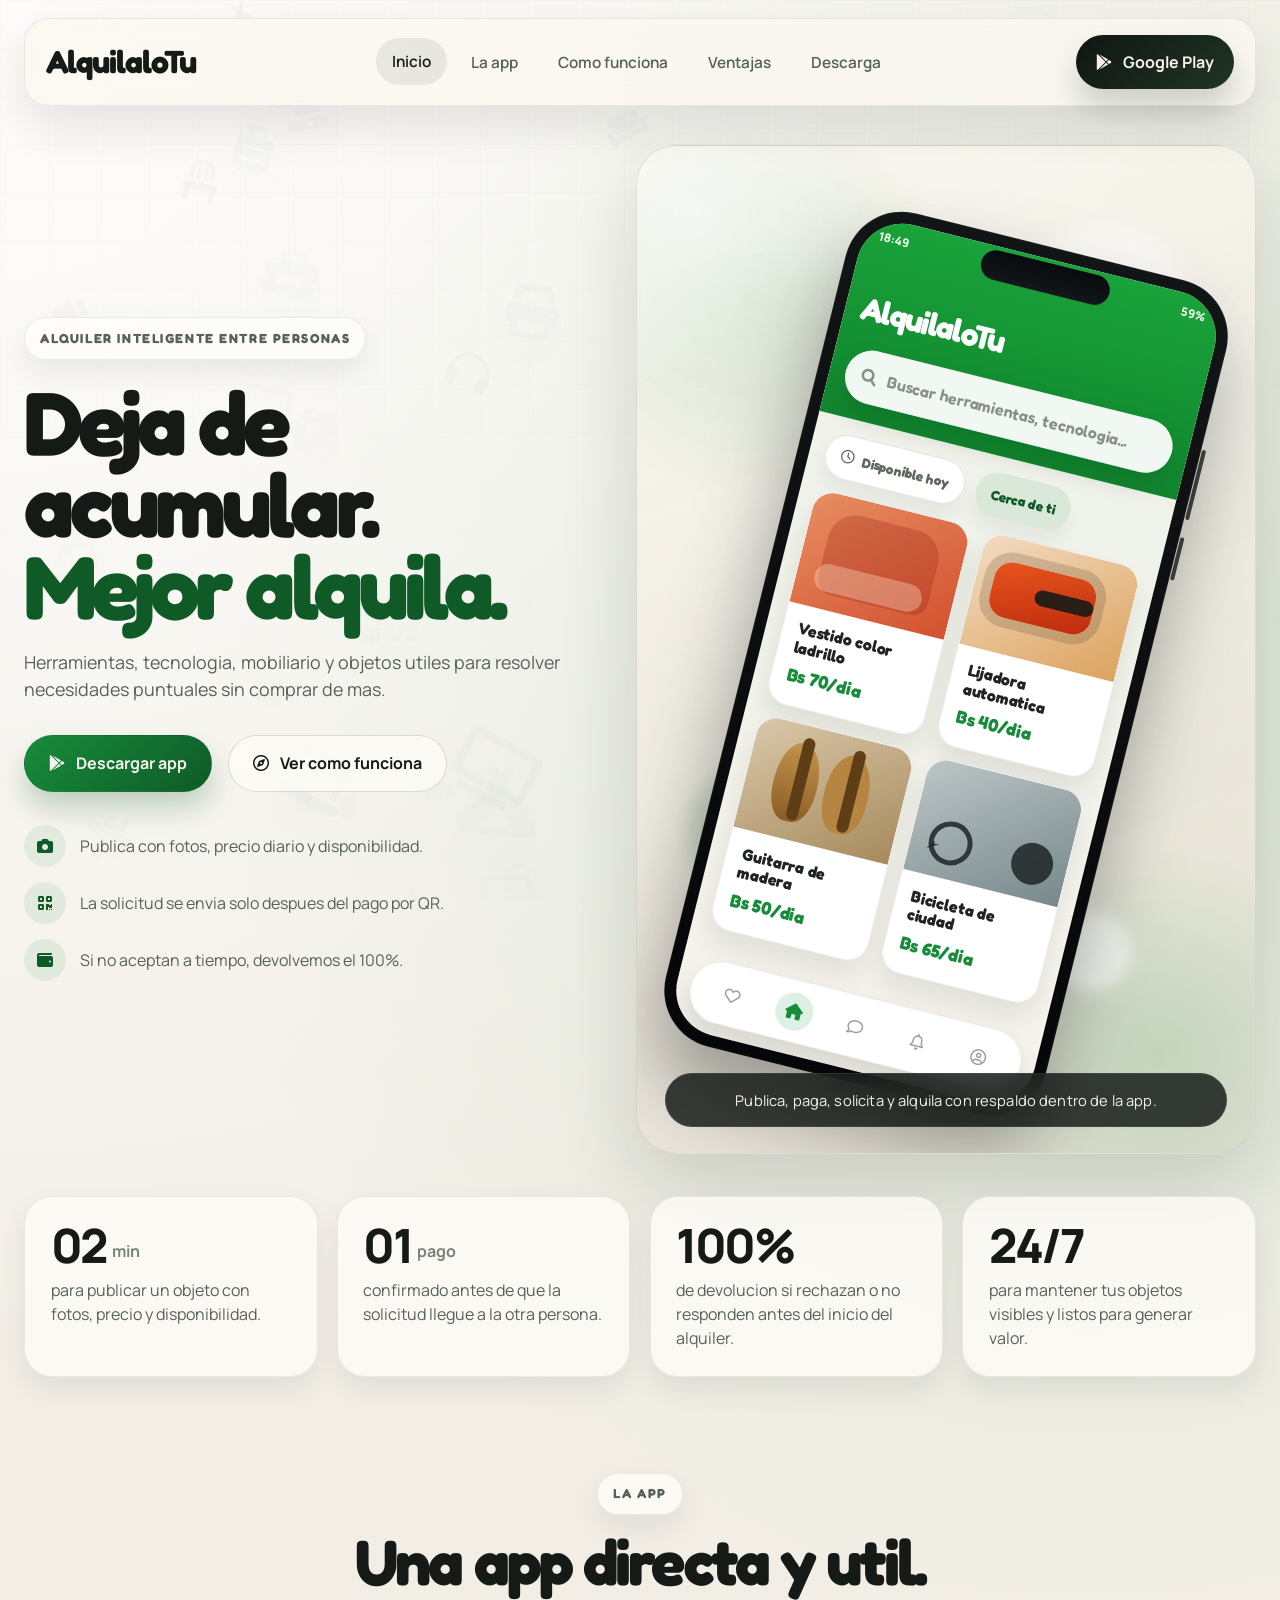
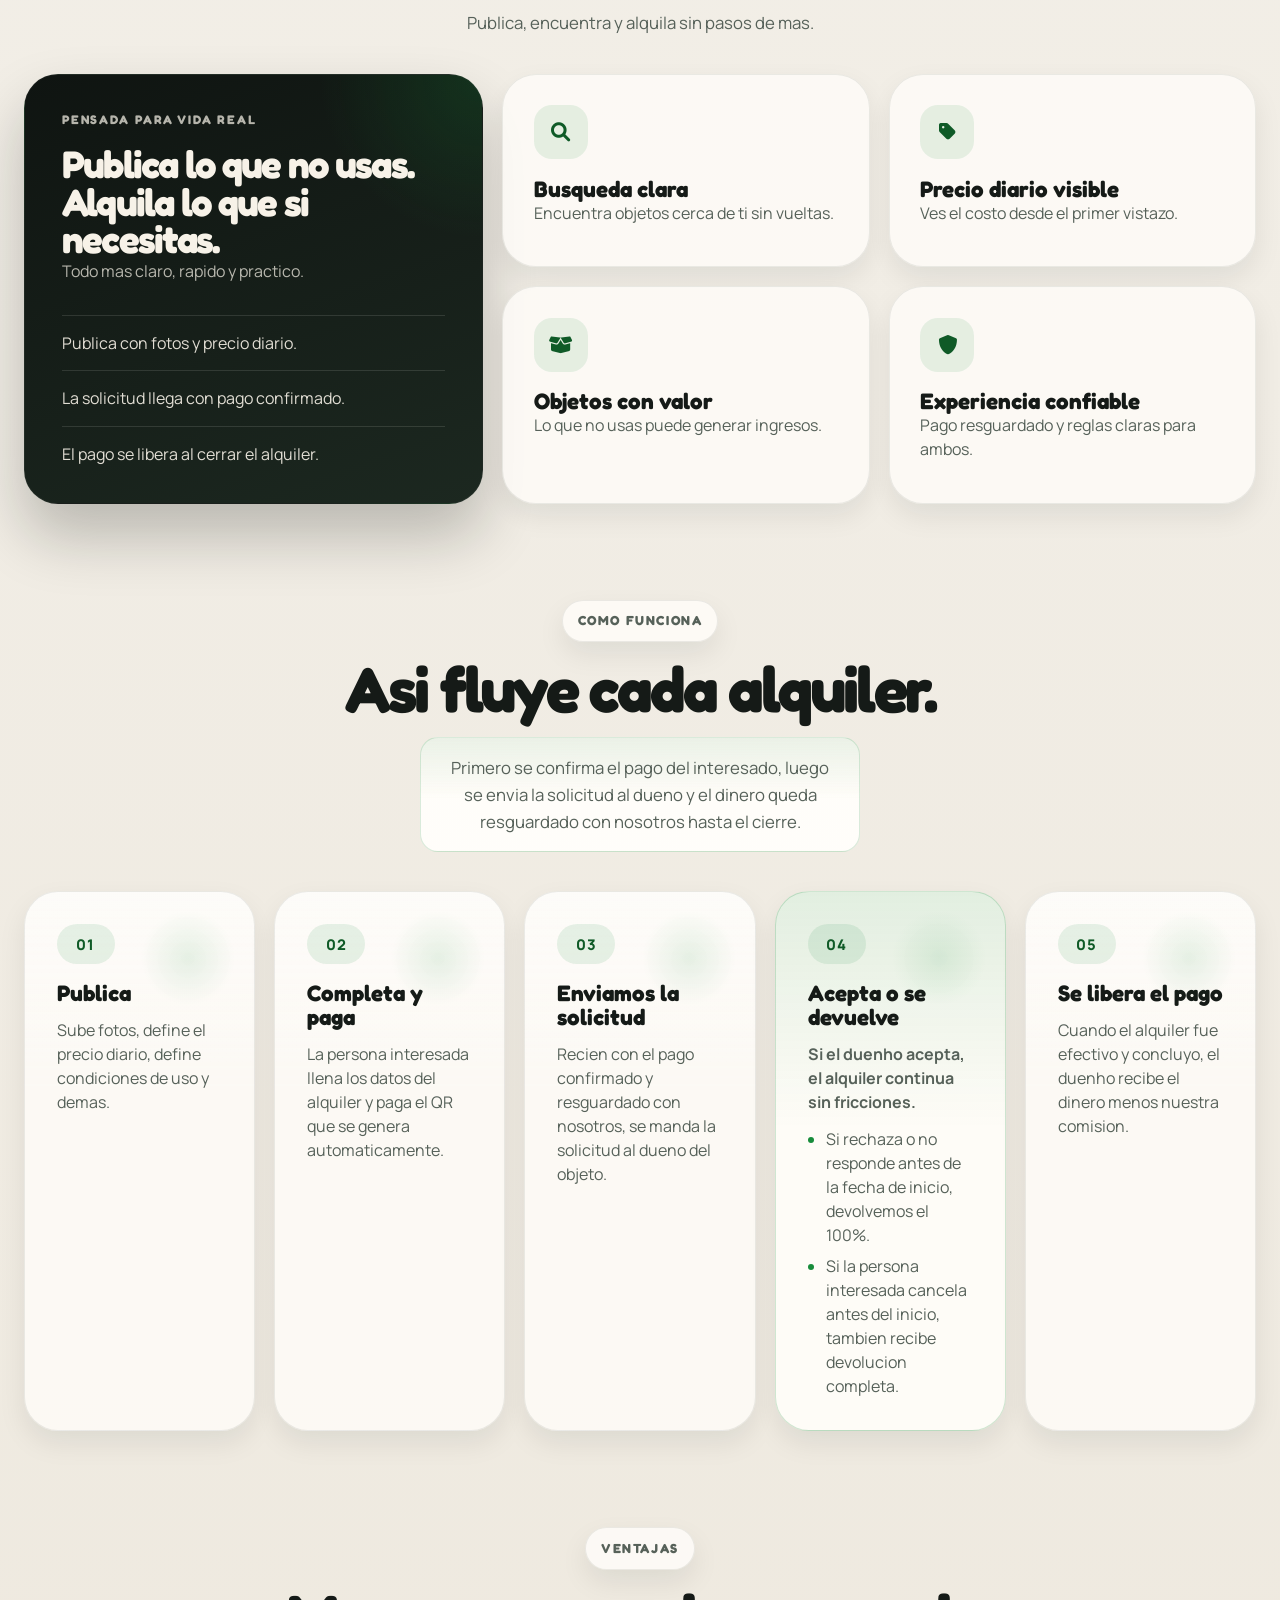
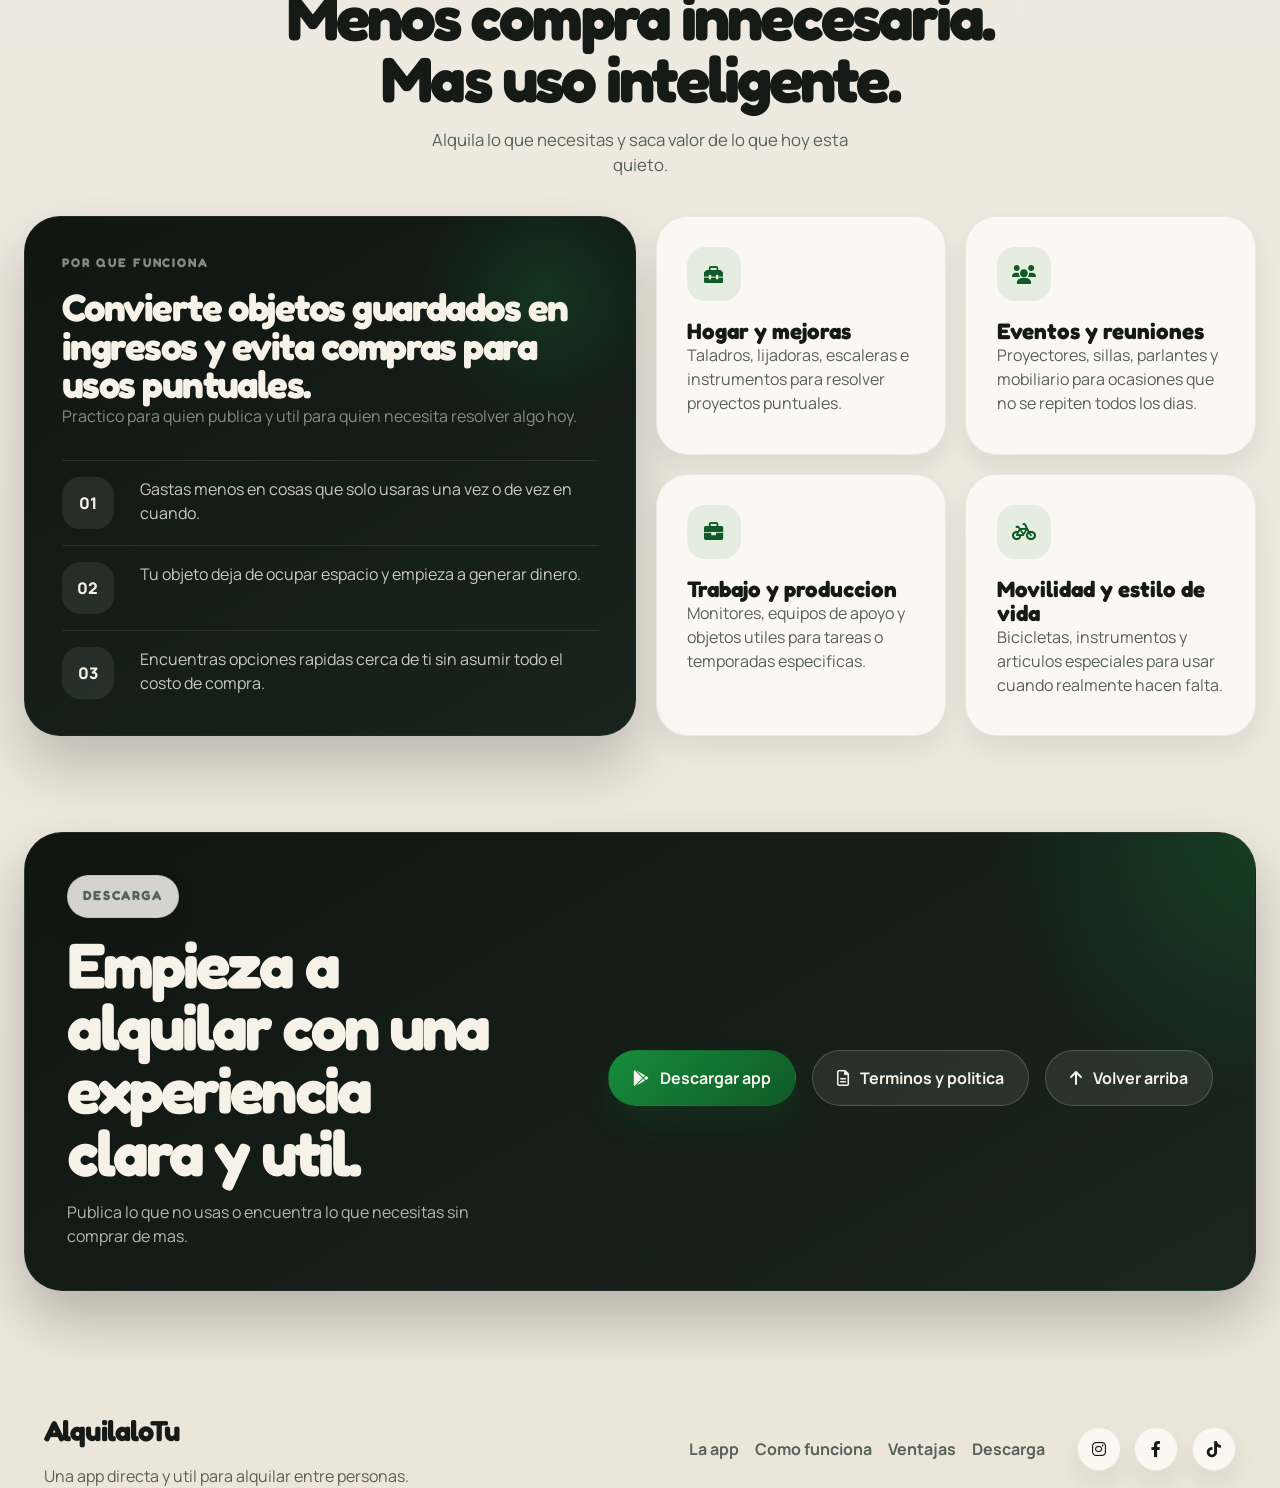
<file: index.html>
<!DOCTYPE html>
<html lang="es">
<head>
    <meta charset="UTF-8">
    <meta name="viewport" content="width=device-width, initial-scale=1.0">
    <meta name="description" content="AlquilaloTu te ayuda a alquilar herramientas, tecnologia y objetos utiles sin comprar de mas.">
    <title>AlquilaloTu | Deja de acumular, mejor alquila</title>
    <link rel="preconnect" href="https://fonts.googleapis.com">
    <link rel="preconnect" href="https://fonts.gstatic.com" crossorigin>
    <link rel="stylesheet" href="https://cdnjs.cloudflare.com/ajax/libs/font-awesome/6.0.0-beta3/css/all.min.css">
    <link rel="stylesheet" href="styles.css">
</head>
<body>
    <div class="floating-icons-layer" aria-hidden="true"></div>

    <header class="site-header">
        <nav class="main-nav" aria-label="Navegacion principal">
            <a class="brand" href="#inicio">AlquilaloTu</a>

            <div class="nav-links">
                <a href="#inicio" class="active">Inicio</a>
                <a href="#la-app">La app</a>
                <a href="#como-funciona">Como funciona</a>
                <a href="#ventajas">Ventajas</a>
                <a href="#descarga">Descarga</a>
            </div>

            <a
                class="nav-cta"
                href="https://play.google.com/store/apps/details?id=com.davidsilvbv.AlquilaloTu&pcampaignid=web_share"
                target="_blank"
                rel="noopener noreferrer"
            >
                <i class="fa-brands fa-google-play"></i>
                Google Play
            </a>
        </nav>
    </header>

    <main>
        <section class="hero reveal" id="inicio">
            <div class="hero-copy">
                <span class="eyebrow">Alquiler inteligente entre personas</span>
                <h1>Deja de acumular.<br><span>Mejor alquila.</span></h1>
                <p>
                    Herramientas, tecnologia, mobiliario y objetos utiles para resolver necesidades
                    puntuales sin comprar de mas.
                </p>

                <div class="hero-actions">
                    <a
                        class="btn btn-solid"
                        href="https://play.google.com/store/apps/details?id=com.davidsilvbv.AlquilaloTu&pcampaignid=web_share"
                        target="_blank"
                        rel="noopener noreferrer"
                    >
                        <i class="fa-brands fa-google-play"></i>
                        Descargar app
                    </a>
                    <a class="btn btn-outline" href="#como-funciona">
                        <i class="fa-regular fa-compass"></i>
                        Ver como funciona
                    </a>
                </div>

                <div class="hero-points">
                    <div class="hero-point">
                        <i class="fa-solid fa-camera"></i>
                        <span>Publica con fotos, precio diario y disponibilidad.</span>
                    </div>
                    <div class="hero-point">
                        <i class="fa-solid fa-qrcode"></i>
                        <span>La solicitud se envia solo despues del pago por QR.</span>
                    </div>
                    <div class="hero-point">
                        <i class="fa-solid fa-wallet"></i>
                        <span>Si no aceptan a tiempo, devolvemos el 100%.</span>
                    </div>
                </div>
            </div>

            <div class="hero-visual">
                <div class="hero-stage">
                    <div class="ambient-orb orb-1" aria-hidden="true"></div>
                    <div class="ambient-orb orb-2" aria-hidden="true"></div>
                    <div class="ambient-orb orb-3" aria-hidden="true"></div>

                    <div class="device-frame" aria-label="Vista de la app AlquilaloTu">
                        <div class="device-body">
                            <div class="device-top">
                                <span>18:49</span>
                                <div class="device-notch" aria-hidden="true"></div>
                                <span>59%</span>
                            </div>

                            <div class="device-screen">
                                <div class="screen-header">
                                    <div class="screen-brand">AlquilaloTu</div>
                                    <div class="screen-search">
                                        <i class="fa-solid fa-magnifying-glass"></i>
                                        <span>Buscar herramientas, tecnologia...</span>
                                    </div>
                                </div>

                                <div class="screen-toolbar">
                                    <span class="toolbar-chip">
                                        <i class="fa-regular fa-clock"></i>
                                        Disponible hoy
                                    </span>
                                    <span class="toolbar-chip toolbar-chip--soft">Cerca de ti</span>
                                </div>

                                <div class="screen-grid">
                                    <article class="listing-card listing-card--brick">
                                        <div class="listing-media"></div>
                                        <div class="listing-body">
                                            <h3>Vestido color ladrillo</h3>
                                            <p>Bs 70/dia</p>
                                        </div>
                                    </article>

                                    <article class="listing-card listing-card--tool">
                                        <div class="listing-media"></div>
                                        <div class="listing-body">
                                            <h3>Lijadora automatica</h3>
                                            <p>Bs 40/dia</p>
                                        </div>
                                    </article>

                                    <article class="listing-card listing-card--music">
                                        <div class="listing-media"></div>
                                        <div class="listing-body">
                                            <h3>Guitarra de madera</h3>
                                            <p>Bs 50/dia</p>
                                        </div>
                                    </article>

                                    <article class="listing-card listing-card--bike">
                                        <div class="listing-media"></div>
                                        <div class="listing-body">
                                            <h3>Bicicleta de ciudad</h3>
                                            <p>Bs 65/dia</p>
                                        </div>
                                    </article>
                                </div>

                                <div class="screen-nav" aria-hidden="true">
                                    <i class="fa-regular fa-heart"></i>
                                    <span class="nav-dot is-current"><i class="fa-solid fa-home"></i></span>
                                    <i class="fa-regular fa-comment"></i>
                                    <i class="fa-regular fa-bell"></i>
                                    <i class="fa-regular fa-circle-user"></i>
                                </div>
                            </div>
                        </div>
                    </div>

                    <div class="stage-caption">Publica, paga, solicita y alquila con respaldo dentro de la app.</div>
                </div>
            </div>
        </section>

        <section class="proof-grid reveal" aria-label="Beneficios de la plataforma">
            <article class="proof-card">
                <div class="proof-value">
                    <span class="proof-number" data-target="2" data-pad="2">00</span>
                    <span class="proof-unit">min</span>
                </div>
                <p>para publicar un objeto con fotos, precio y disponibilidad.</p>
            </article>

            <article class="proof-card">
                <div class="proof-value">
                    <span class="proof-number" data-target="1" data-pad="2">00</span>
                    <span class="proof-unit">pago</span>
                </div>
                <p>confirmado antes de que la solicitud llegue a la otra persona.</p>
            </article>

            <article class="proof-card">
                <div class="proof-value">
                    <span class="proof-number" data-target="100" data-suffix="%">00</span>
                </div>
                <p>de devolucion si rechazan o no responden antes del inicio del alquiler.</p>
            </article>

            <article class="proof-card">
                <div class="proof-value">
                    <span class="proof-number" data-target="24" data-suffix="/7">00</span>
                </div>
                <p>para mantener tus objetos visibles y listos para generar valor.</p>
            </article>
        </section>

        <section class="editorial-section reveal" id="la-app">
            <div class="section-heading">
                <span class="eyebrow">La app</span>
                <h2>Una app directa y util.</h2>
                <p>Publica, encuentra y alquila sin pasos de mas.</p>
            </div>

            <div class="editorial-grid">
                <article class="editorial-panel editorial-panel--dark">
                    <div>
                        <p class="panel-kicker">Pensada para vida real</p>
                        <h3>Publica lo que no usas. Alquila lo que si necesitas.</h3>
                        <p>Todo mas claro, rapido y practico.</p>
                    </div>

                    <ul class="editorial-list">
                        <li>Publica con fotos y precio diario.</li>
                        <li>La solicitud llega con pago confirmado.</li>
                        <li>El pago se libera al cerrar el alquiler.</li>
                    </ul>
                </article>

                <article class="editorial-panel">
                    <i class="fa-solid fa-magnifying-glass"></i>
                    <h3>Busqueda clara</h3>
                    <p>Encuentra objetos cerca de ti sin vueltas.</p>
                </article>

                <article class="editorial-panel">
                    <i class="fa-solid fa-tag"></i>
                    <h3>Precio diario visible</h3>
                    <p>Ves el costo desde el primer vistazo.</p>
                </article>

                <article class="editorial-panel">
                    <i class="fa-solid fa-box-open"></i>
                    <h3>Objetos con valor</h3>
                    <p>Lo que no usas puede generar ingresos.</p>
                </article>

                <article class="editorial-panel">
                    <i class="fa-solid fa-shield-alt"></i>
                    <h3>Experiencia confiable</h3>
                    <p>Pago resguardado y reglas claras para ambos.</p>
                </article>
            </div>
        </section>

        <section class="process-section reveal" id="como-funciona">
            <div class="section-heading">
                <span class="eyebrow">Como funciona</span>
                <h2>Asi fluye cada alquiler.</h2>
                <p class="process-intro">Primero se confirma el pago del interesado, luego se envia la solicitud al dueno y el dinero queda resguardado con nosotros hasta el cierre.</p>
            </div>

            <div class="process-grid">
                <article class="process-card">
                    <span class="process-index">01</span>
                    <h3>Publica</h3>
                    <p>Sube fotos, define el precio diario, define condiciones de uso y demas.</p>
                </article>

                <article class="process-card">
                    <span class="process-index">02</span>
                    <h3>Completa y paga</h3>
                    <p>La persona interesada llena los datos del alquiler y paga el QR que se genera automaticamente.</p>
                </article>

                <article class="process-card">
                    <span class="process-index">03</span>
                    <h3>Enviamos la solicitud</h3>
                    <p>Recien con el pago confirmado y resguardado con nosotros, se manda la solicitud al dueno del objeto.</p>
                </article>

                <article class="process-card process-card--detailed">
                    <span class="process-index">04</span>
                    <h3>Acepta o se devuelve</h3>
                    <p class="process-summary">Si el duenho acepta, el alquiler continua sin fricciones.</p>
                    <ul class="process-detail-list">
                        <li>Si rechaza o no responde antes de la fecha de inicio, devolvemos el 100%.</li>
                        <li>Si la persona interesada cancela antes del inicio, tambien recibe devolucion completa.</li>
                    </ul>
                </article>

                <article class="process-card">
                    <span class="process-index">05</span>
                    <h3>Se libera el pago</h3>
                    <p>Cuando el alquiler fue efectivo y concluyo, el duenho recibe el dinero menos nuestra comision.</p>
                </article>
            </div>
        </section>

        <section class="advantage-section reveal" id="ventajas">
            <div class="section-heading">
                <span class="eyebrow">Ventajas</span>
                <h2>Menos compra innecesaria. Mas uso inteligente.</h2>
                <p>Alquila lo que necesitas y saca valor de lo que hoy esta quieto.</p>
            </div>

            <div class="advantage-layout">
                <article class="advantage-highlight">
                    <p class="panel-kicker">Por que funciona</p>
                    <h3>Convierte objetos guardados en ingresos y evita compras para usos puntuales.</h3>

                    <p>Practico para quien publica y util para quien necesita resolver algo hoy.</p>

                    <div class="advantage-list">
                        <div class="advantage-item">
                            <span>01</span>
                            <p>Gastas menos en cosas que solo usaras una vez o de vez en cuando.</p>
                        </div>
                        <div class="advantage-item">
                            <span>02</span>
                            <p>Tu objeto deja de ocupar espacio y empieza a generar dinero.</p>
                        </div>
                        <div class="advantage-item">
                            <span>03</span>
                            <p>Encuentras opciones rapidas cerca de ti sin asumir todo el costo de compra.</p>
                        </div>
                    </div>
                </article>

                <div class="use-case-grid">
                    <article class="use-case-card">
                        <i class="fa-solid fa-toolbox"></i>
                        <h3>Hogar y mejoras</h3>
                        <p>Taladros, lijadoras, escaleras e instrumentos para resolver proyectos puntuales.</p>
                    </article>

                    <article class="use-case-card">
                        <i class="fa-solid fa-users"></i>
                        <h3>Eventos y reuniones</h3>
                        <p>Proyectores, sillas, parlantes y mobiliario para ocasiones que no se repiten todos los dias.</p>
                    </article>

                    <article class="use-case-card">
                        <i class="fa-solid fa-briefcase"></i>
                        <h3>Trabajo y produccion</h3>
                        <p>Monitores, equipos de apoyo y objetos utiles para tareas o temporadas especificas.</p>
                    </article>

                    <article class="use-case-card">
                        <i class="fa-solid fa-bicycle"></i>
                        <h3>Movilidad y estilo de vida</h3>
                        <p>Bicicletas, instrumentos y articulos especiales para usar cuando realmente hacen falta.</p>
                    </article>
                </div>
            </div>
        </section>

        <section class="cta-section reveal" id="descarga">
            <div class="cta-box">
                <div>
                    <span class="eyebrow">Descarga</span>
                    <h2>Empieza a alquilar con una experiencia clara y util.</h2>
                    <p>Publica lo que no usas o encuentra lo que necesitas sin comprar de mas.</p>
                </div>

                <div class="cta-actions">
                    <a
                        class="btn btn-solid"
                        href="https://play.google.com/store/apps/details?id=com.davidsilvbv.AlquilaloTu&pcampaignid=web_share"
                        target="_blank"
                        rel="noopener noreferrer"
                    >
                        <i class="fa-brands fa-google-play"></i>
                        Descargar app
                    </a>
                    <a class="btn btn-outline btn-outline-light" href="terminos.html">
                        <i class="fa-regular fa-file-lines"></i>
                        Terminos y politica
                    </a>
                    <a class="btn btn-outline btn-outline-light" href="#inicio">
                        <i class="fa-solid fa-arrow-up"></i>
                        Volver arriba
                    </a>
                </div>
            </div>
        </section>

    </main>

    <footer class="site-footer">
        <div class="footer-brand">
            <a class="brand footer-brand-link" href="#inicio">AlquilaloTu</a>
            <p>Una app directa y util para alquilar entre personas.</p>
        </div>

        <div class="footer-links">
            <a href="#la-app">La app</a>
            <a href="#como-funciona">Como funciona</a>
            <a href="#ventajas">Ventajas</a>
            <a href="#descarga">Descarga</a>
        </div>

        <div class="footer-social">
            <a
                href="https://www.instagram.com/alquilalotu?igsh=MXUzOGhmZnMzd2tjNg%3D%3D&utm_source=qr"
                target="_blank"
                rel="noopener noreferrer"
                aria-label="Instagram"
            ><i class="fa-brands fa-instagram"></i></a>
            <a
                href="https://www.facebook.com/share/16tfucqU13/?mibextid=wwXIfr"
                target="_blank"
                rel="noopener noreferrer"
                aria-label="Facebook"
            ><i class="fa-brands fa-facebook-f"></i></a>
            <a
                href="https://www.tiktok.com/@alquilalotu_bo?_r=1&_t=ZS-94V054BsZui"
                target="_blank"
                rel="noopener noreferrer"
                aria-label="TikTok"
            ><i class="fa-brands fa-tiktok"></i></a>
        </div>
    </footer>

    <script src="script.js"></script>
</body>
</html>
</file>
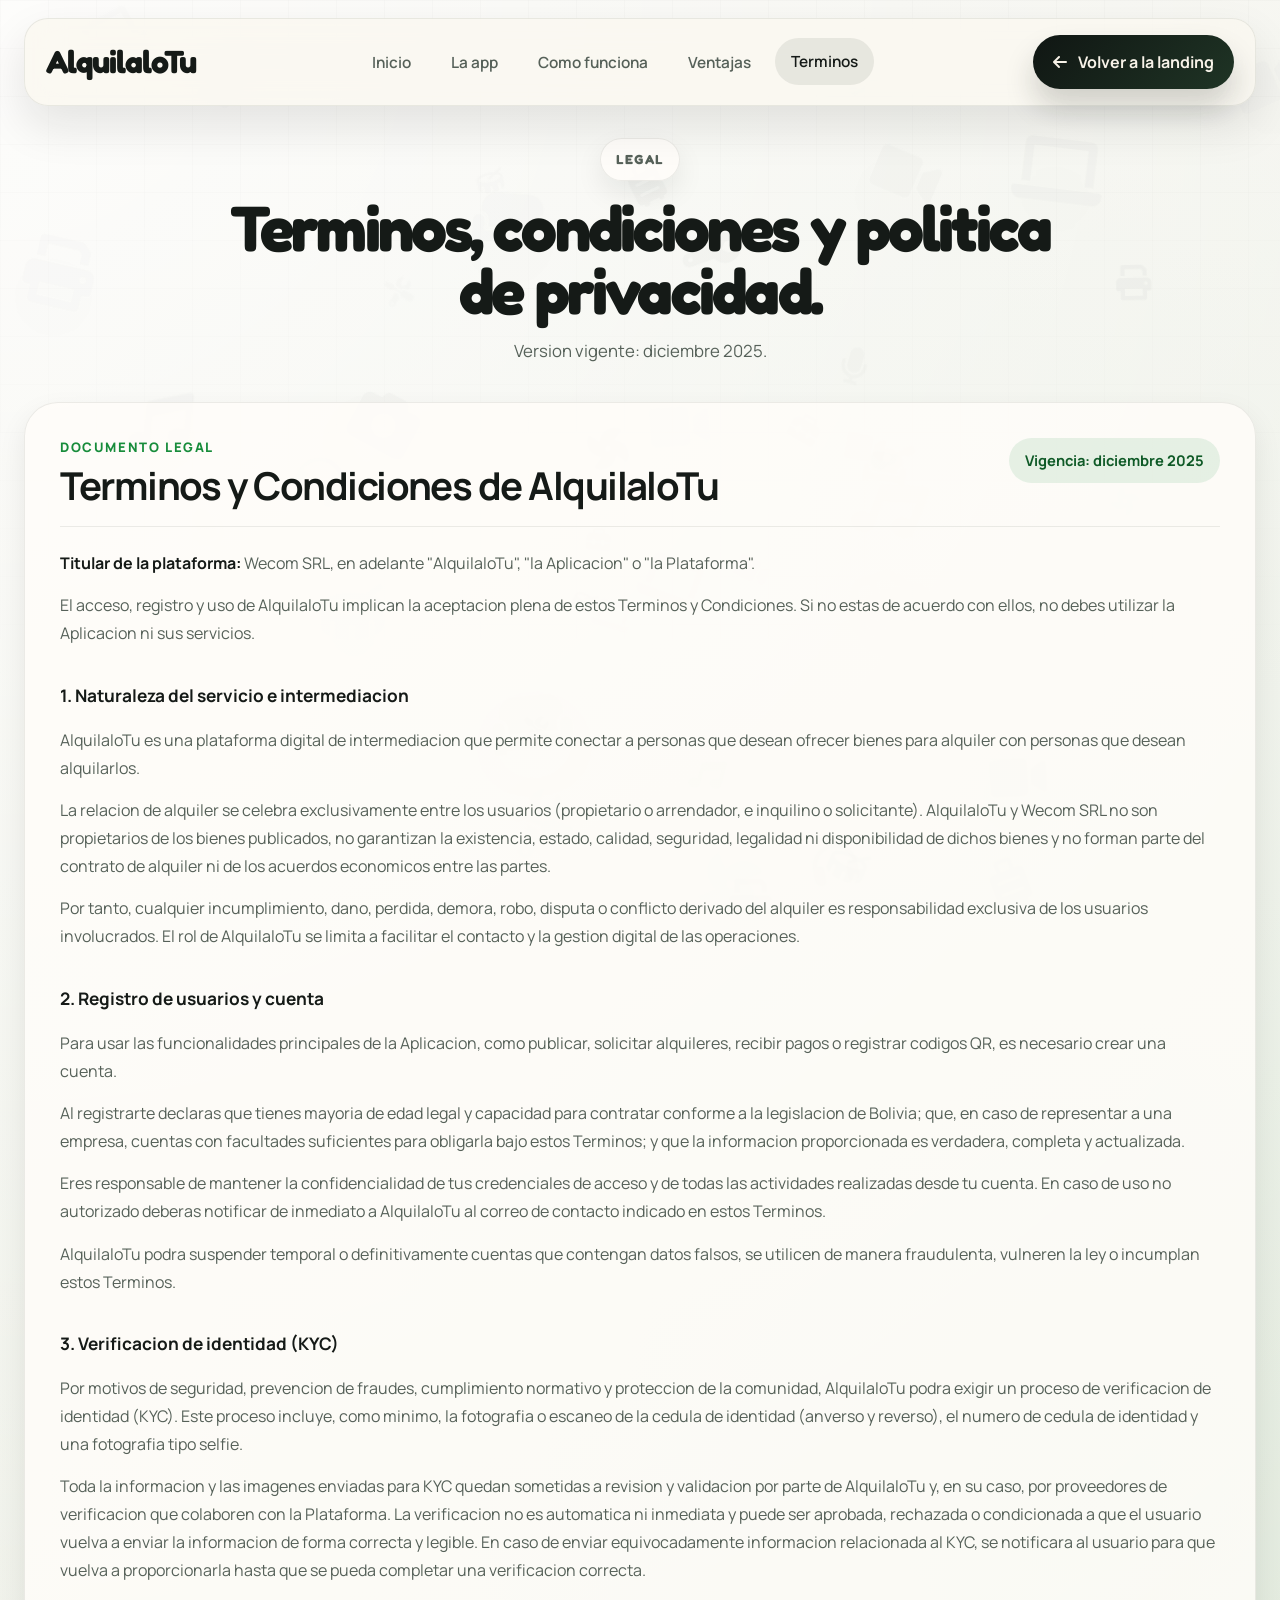
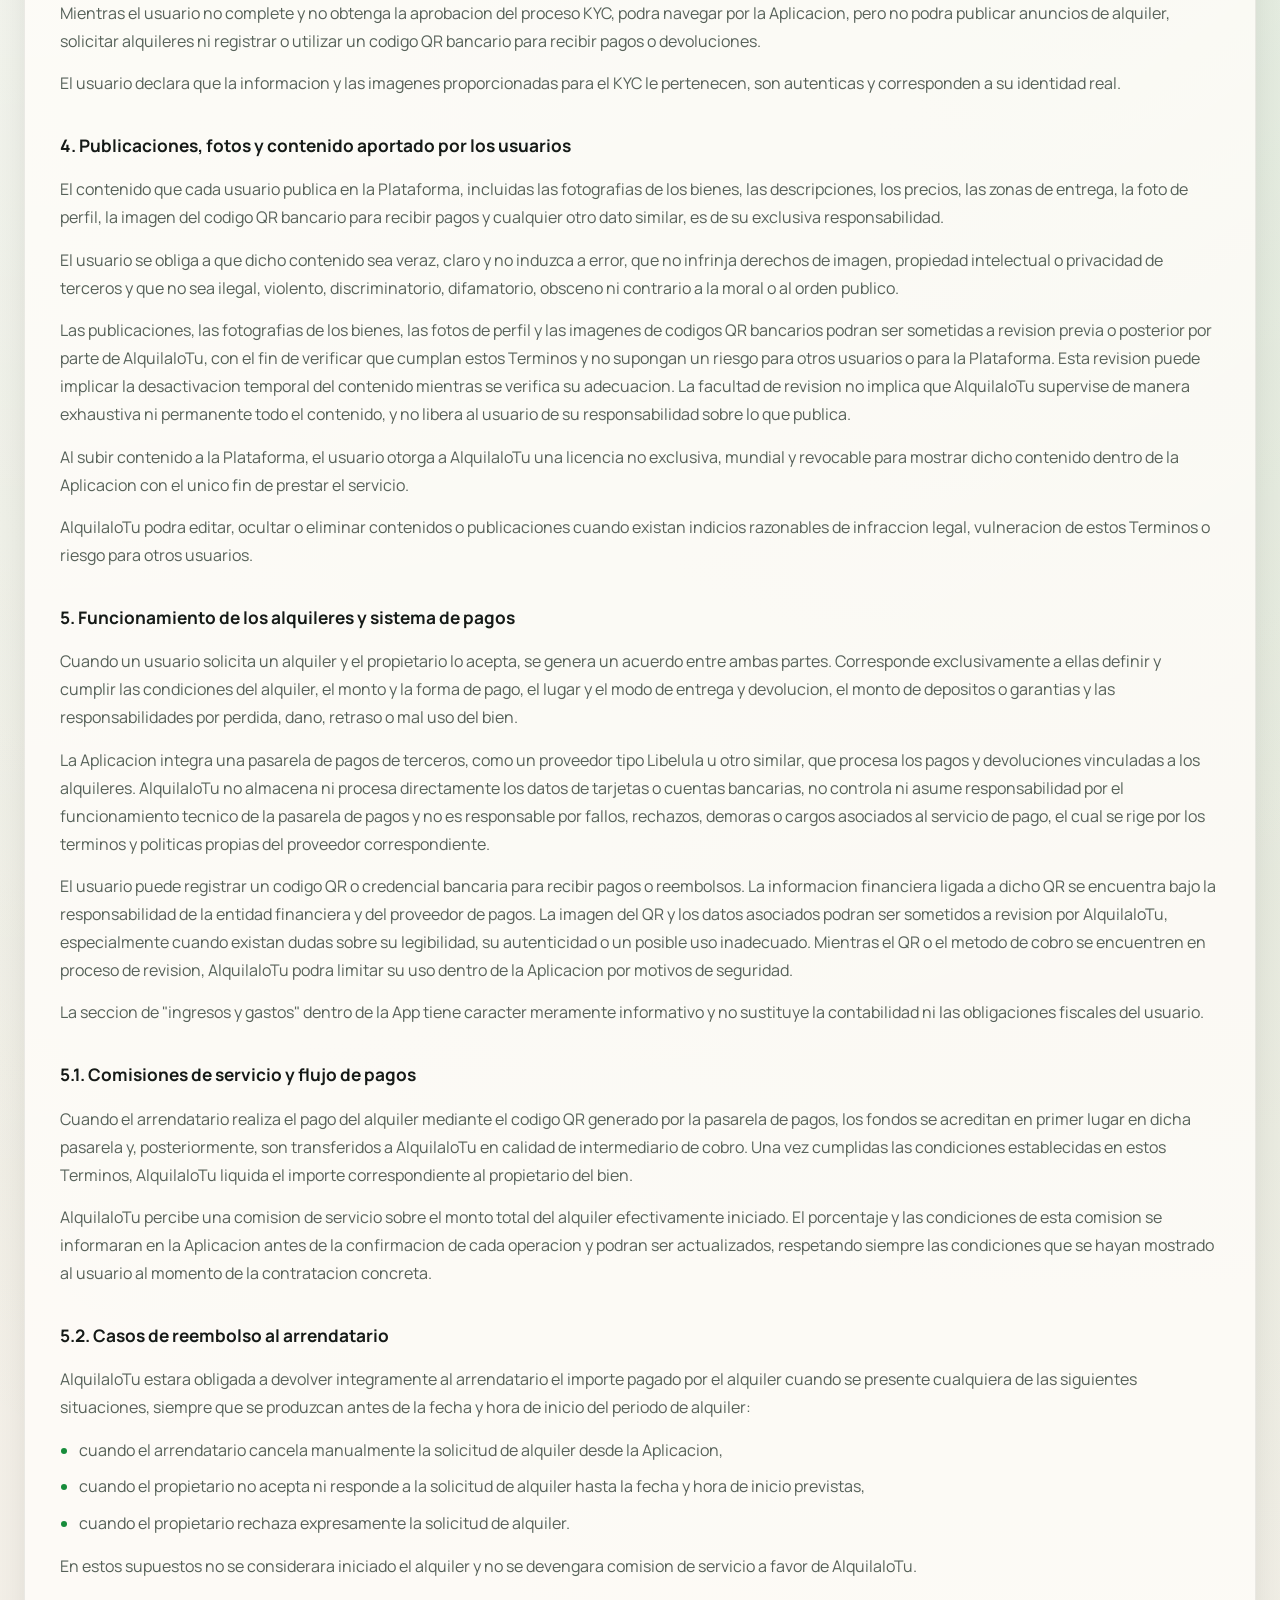
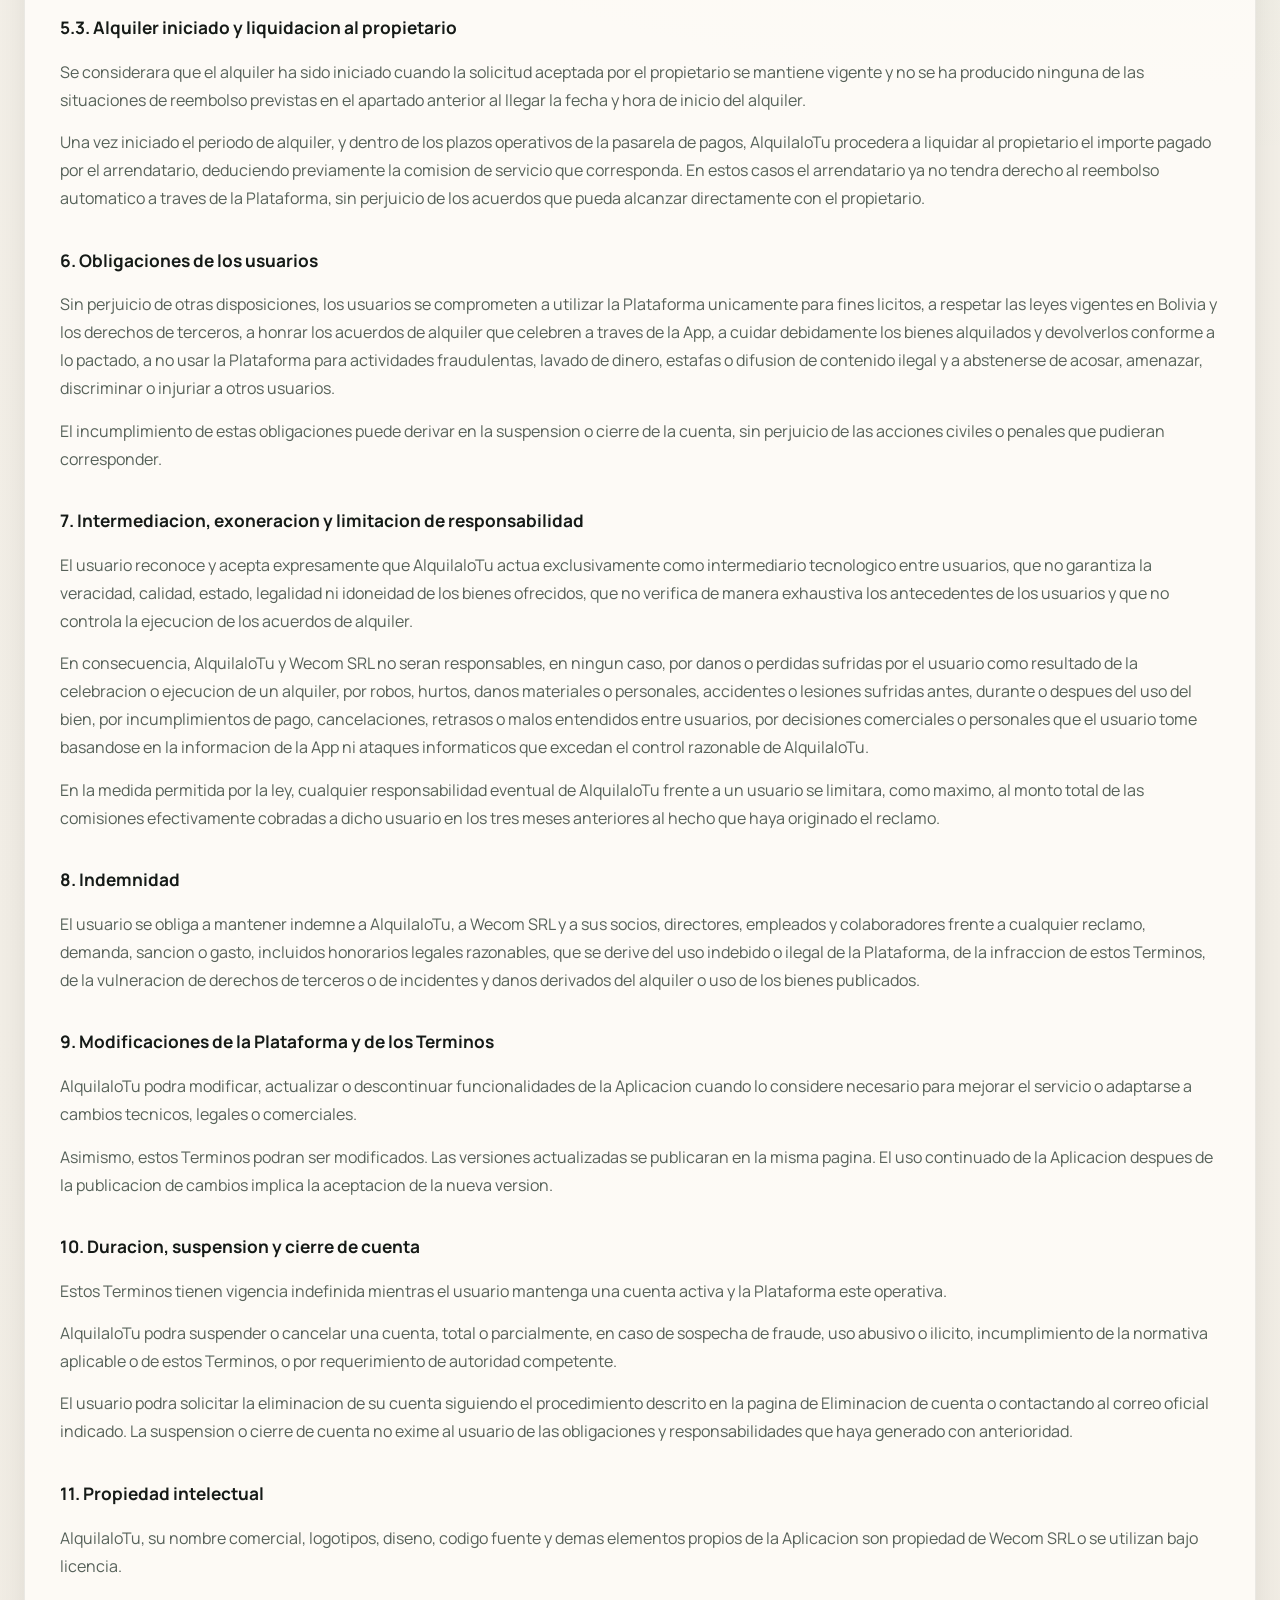
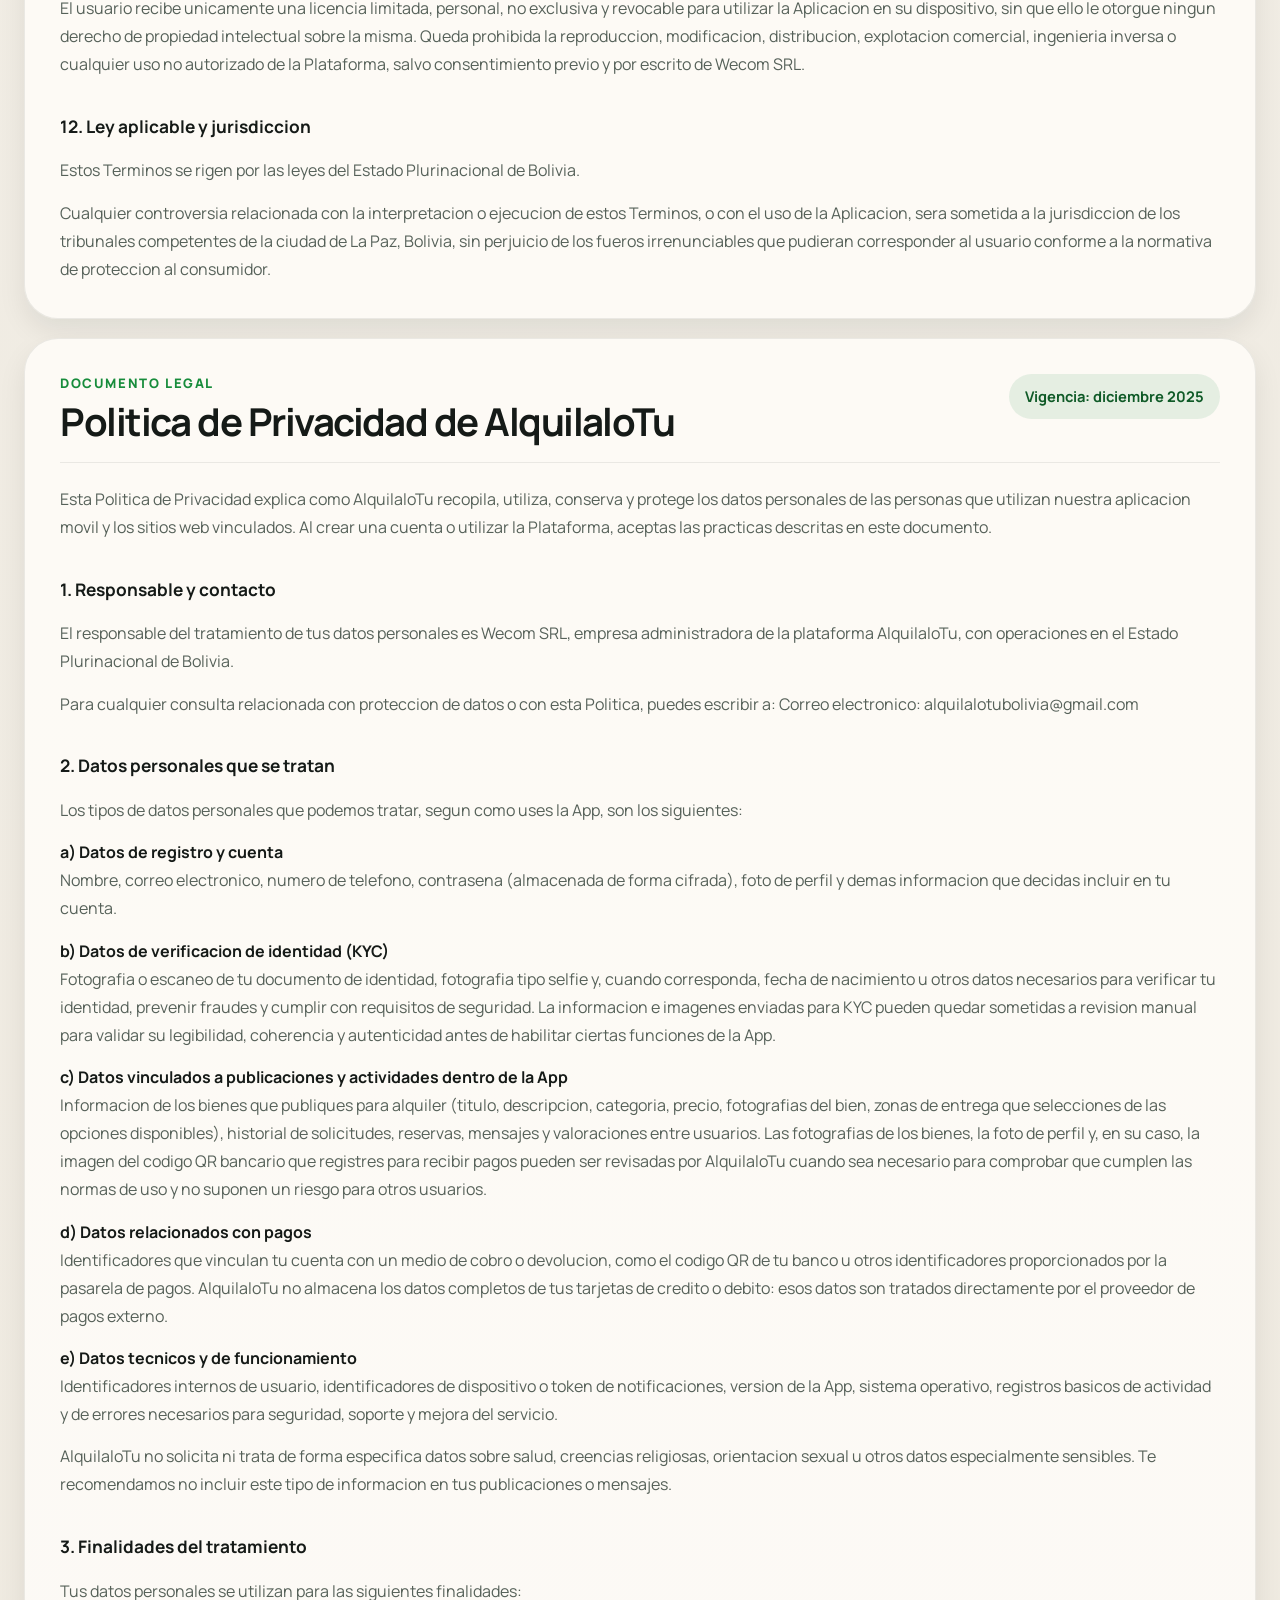
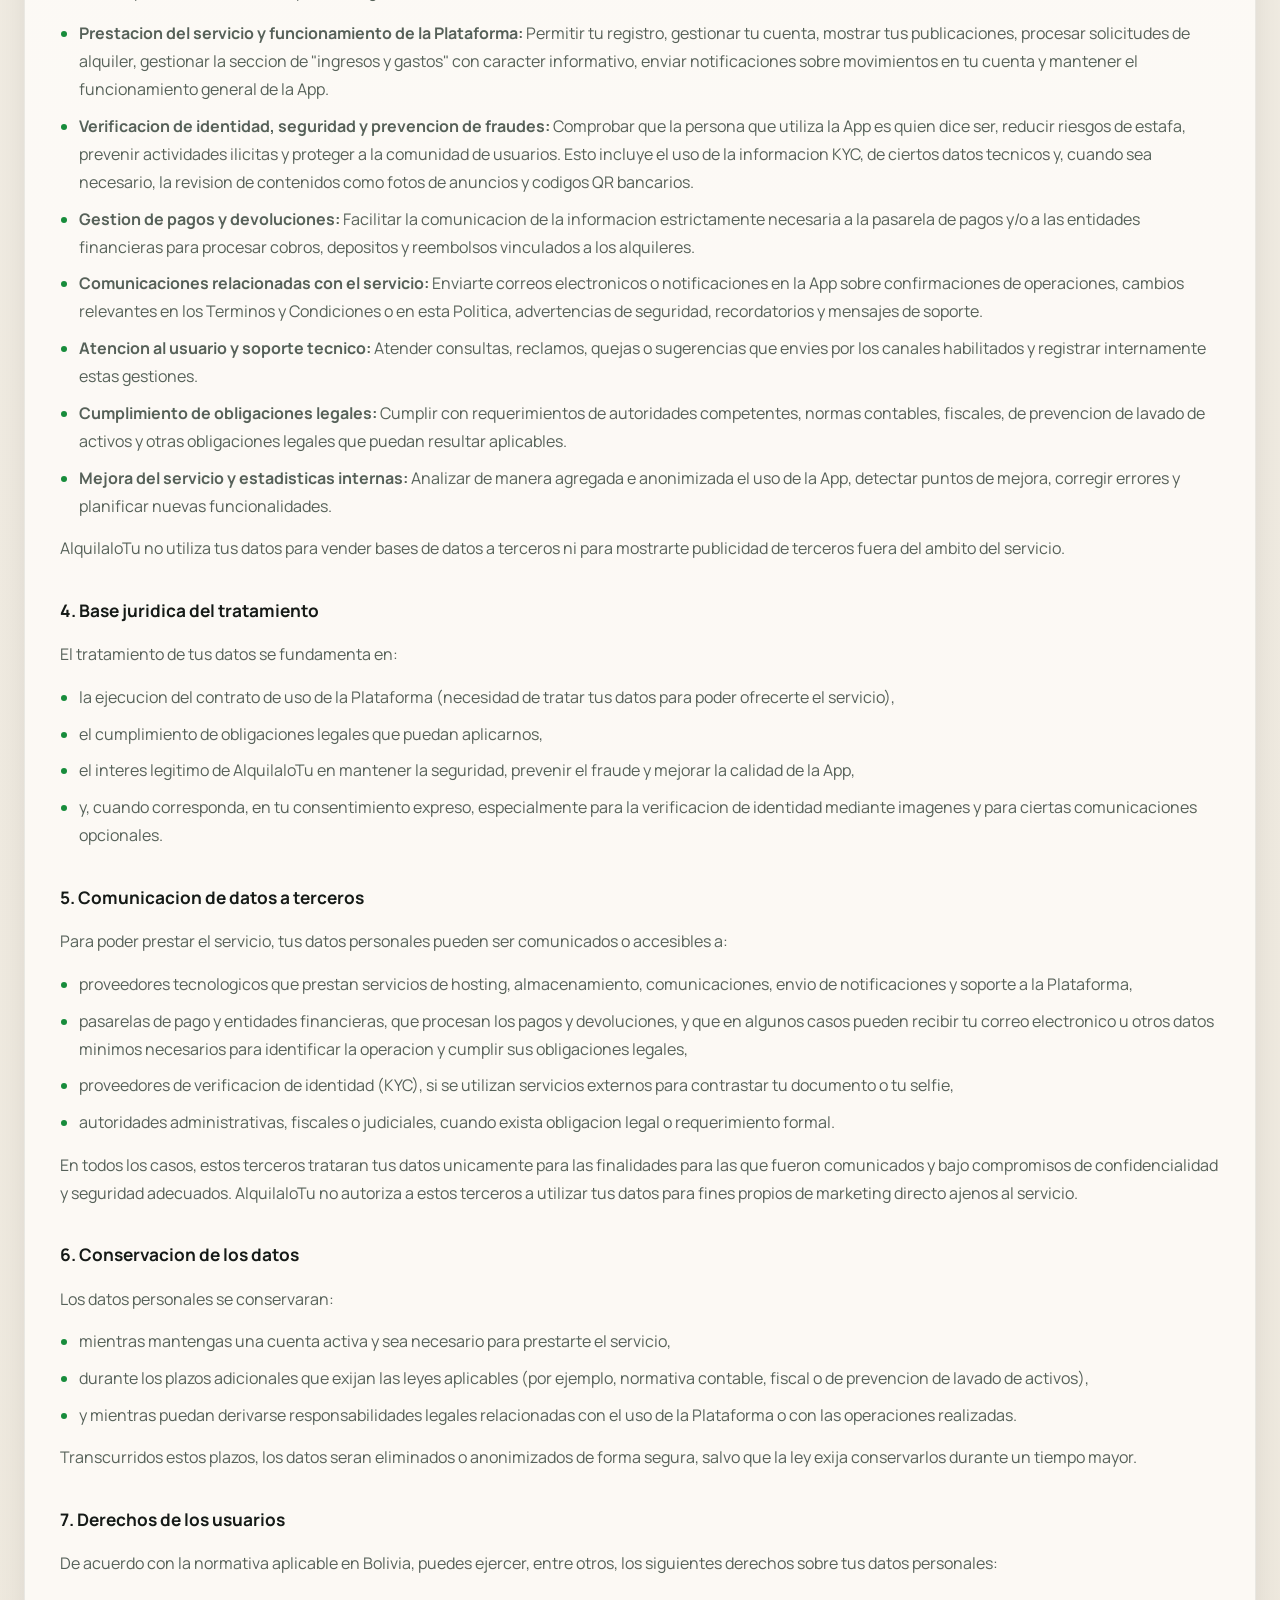
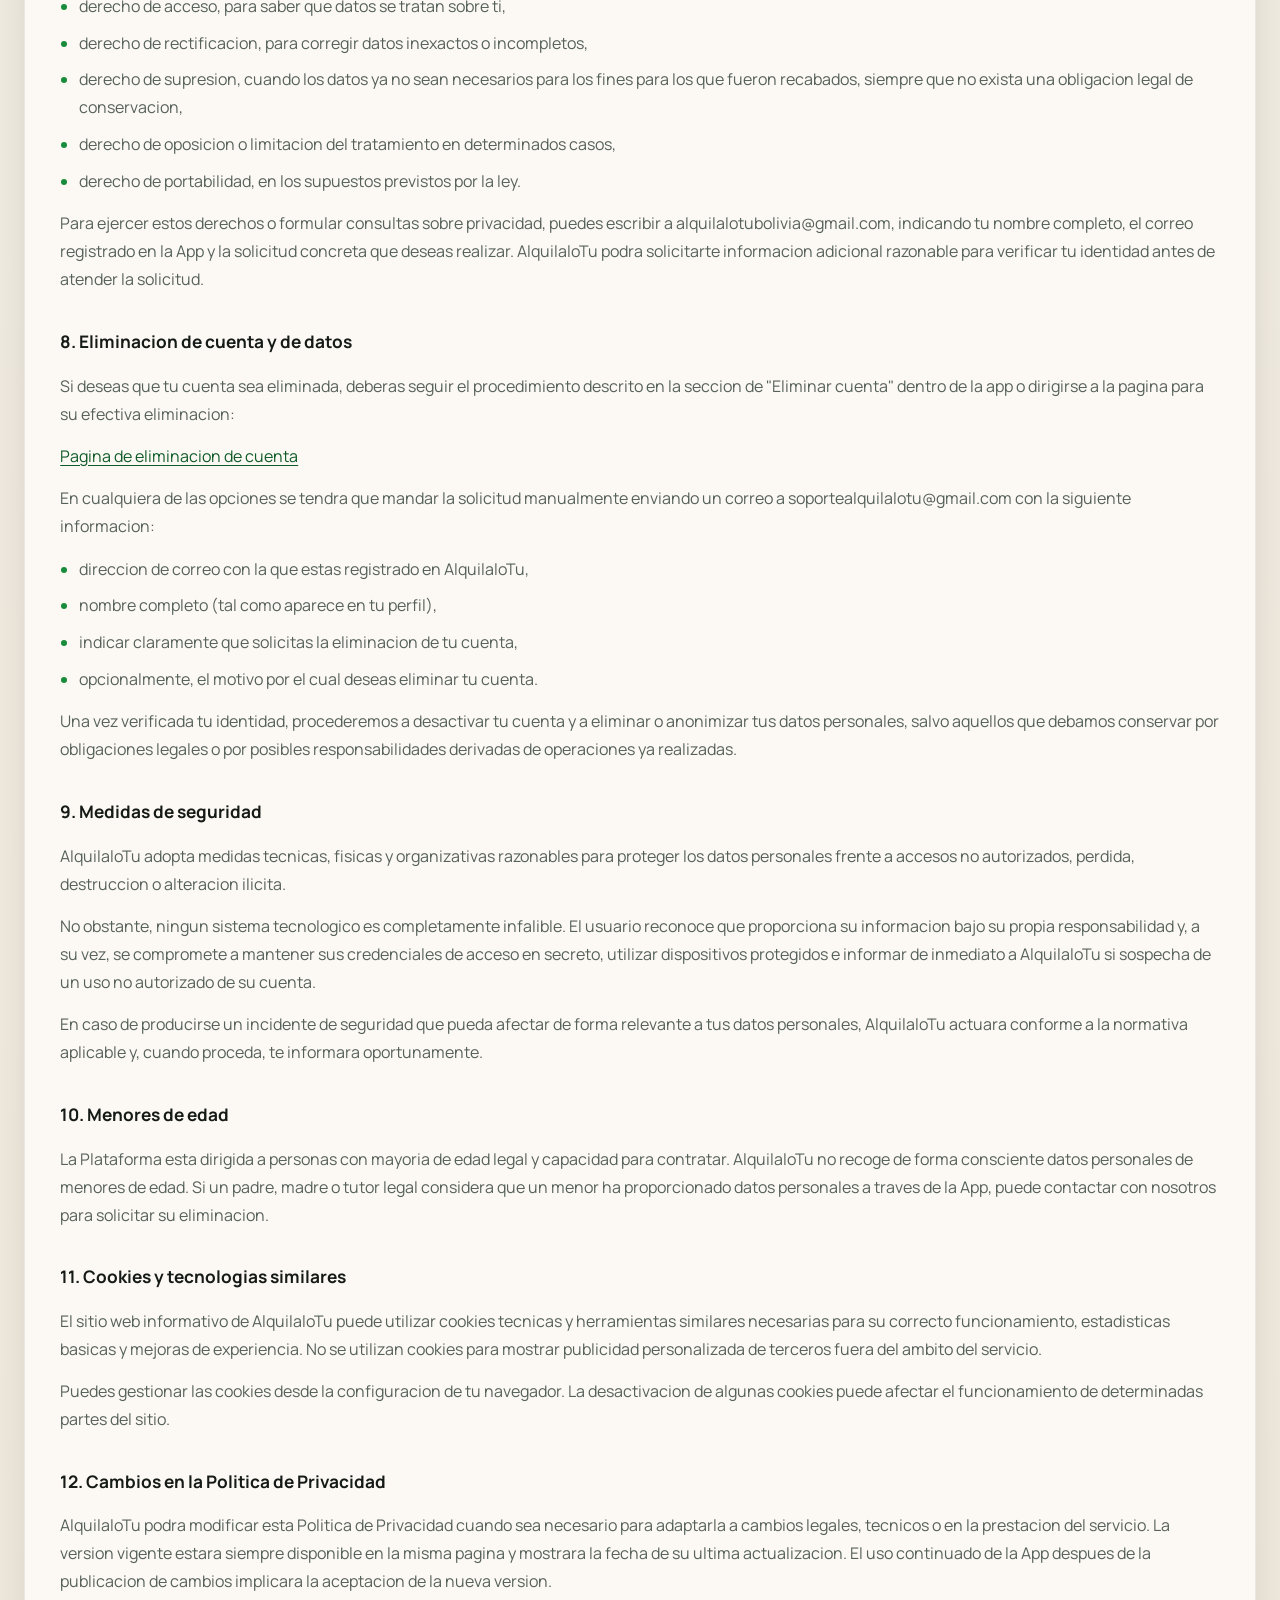
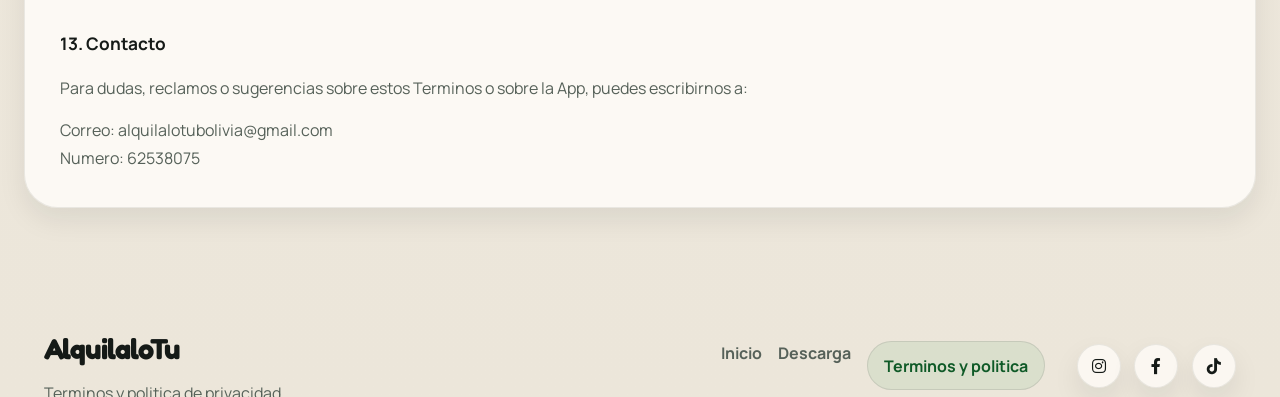
<file: terminos.html>
<!DOCTYPE html>
<html lang="es">
<head>
    <meta charset="UTF-8">
    <meta name="viewport" content="width=device-width, initial-scale=1.0">
    <meta name="description" content="Terminos y condiciones y politica de privacidad de AlquilaloTu.">
    <title>AlquilaloTu | Terminos y Politica</title>
    <link rel="preconnect" href="https://fonts.googleapis.com">
    <link rel="preconnect" href="https://fonts.gstatic.com" crossorigin>
    <link rel="stylesheet" href="https://cdnjs.cloudflare.com/ajax/libs/font-awesome/6.0.0-beta3/css/all.min.css">
    <link rel="stylesheet" href="styles.css">
</head>
<body>
    <div class="floating-icons-layer" aria-hidden="true"></div>

    <header class="site-header">
        <nav class="main-nav" aria-label="Navegacion principal">
            <a class="brand" href="index.html#inicio">AlquilaloTu</a>
            <div class="nav-links">
                <a href="index.html#inicio">Inicio</a>
                <a href="index.html#la-app">La app</a>
                <a href="index.html#como-funciona">Como funciona</a>
                <a href="index.html#ventajas">Ventajas</a>
                <a href="terminos.html" class="active">Terminos</a>
            </div>
            <a class="nav-cta" href="index.html#descarga">
                <i class="fa-solid fa-arrow-left"></i>
                Volver a la landing
            </a>
        </nav>
    </header>

    <main>
        <section class="legal-section legal-section--standalone">
            <div class="section-heading legal-heading">
                <span class="eyebrow">Legal</span>
                <h2>Terminos, condiciones y politica de privacidad.</h2>
                <p>Version vigente: diciembre 2025.</p>
            </div>

            <div class="legal-entry">
                <div class="legal-entry-header">
                    <div>
                        <p class="legal-kicker">Documento legal</p>
                        <h3>Terminos y Condiciones de AlquilaloTu</h3>
                    </div>
                    <span class="legal-badge">Vigencia: diciembre 2025</span>
                </div>

                <div class="legal-body">
                    <p><strong>Titular de la plataforma:</strong> Wecom SRL, en adelante "AlquilaloTu", "la Aplicacion" o "la Plataforma".</p>
                    <p>El acceso, registro y uso de AlquilaloTu implican la aceptacion plena de estos Terminos y Condiciones. Si no estas de acuerdo con ellos, no debes utilizar la Aplicacion ni sus servicios.</p>
                    <h4>1. Naturaleza del servicio e intermediacion</h4>
                    <p>AlquilaloTu es una plataforma digital de intermediacion que permite conectar a personas que desean ofrecer bienes para alquiler con personas que desean alquilarlos.</p>
                    <p>La relacion de alquiler se celebra exclusivamente entre los usuarios (propietario o arrendador, e inquilino o solicitante). AlquilaloTu y Wecom SRL no son propietarios de los bienes publicados, no garantizan la existencia, estado, calidad, seguridad, legalidad ni disponibilidad de dichos bienes y no forman parte del contrato de alquiler ni de los acuerdos economicos entre las partes.</p>
                    <p>Por tanto, cualquier incumplimiento, dano, perdida, demora, robo, disputa o conflicto derivado del alquiler es responsabilidad exclusiva de los usuarios involucrados. El rol de AlquilaloTu se limita a facilitar el contacto y la gestion digital de las operaciones.</p>
                    <h4>2. Registro de usuarios y cuenta</h4>
                    <p>Para usar las funcionalidades principales de la Aplicacion, como publicar, solicitar alquileres, recibir pagos o registrar codigos QR, es necesario crear una cuenta.</p>
                    <p>Al registrarte declaras que tienes mayoria de edad legal y capacidad para contratar conforme a la legislacion de Bolivia; que, en caso de representar a una empresa, cuentas con facultades suficientes para obligarla bajo estos Terminos; y que la informacion proporcionada es verdadera, completa y actualizada.</p>
                    <p>Eres responsable de mantener la confidencialidad de tus credenciales de acceso y de todas las actividades realizadas desde tu cuenta. En caso de uso no autorizado deberas notificar de inmediato a AlquilaloTu al correo de contacto indicado en estos Terminos.</p>
                    <p>AlquilaloTu podra suspender temporal o definitivamente cuentas que contengan datos falsos, se utilicen de manera fraudulenta, vulneren la ley o incumplan estos Terminos.</p>
                    <h4>3. Verificacion de identidad (KYC)</h4>
                    <p>Por motivos de seguridad, prevencion de fraudes, cumplimiento normativo y proteccion de la comunidad, AlquilaloTu podra exigir un proceso de verificacion de identidad (KYC). Este proceso incluye, como minimo, la fotografia o escaneo de la cedula de identidad (anverso y reverso), el numero de cedula de identidad y una fotografia tipo selfie.</p>
                    <p>Toda la informacion y las imagenes enviadas para KYC quedan sometidas a revision y validacion por parte de AlquilaloTu y, en su caso, por proveedores de verificacion que colaboren con la Plataforma. La verificacion no es automatica ni inmediata y puede ser aprobada, rechazada o condicionada a que el usuario vuelva a enviar la informacion de forma correcta y legible. En caso de enviar equivocadamente informacion relacionada al KYC, se notificara al usuario para que vuelva a proporcionarla hasta que se pueda completar una verificacion correcta.</p>
                    <p>Mientras el usuario no complete y no obtenga la aprobacion del proceso KYC, podra navegar por la Aplicacion, pero no podra publicar anuncios de alquiler, solicitar alquileres ni registrar o utilizar un codigo QR bancario para recibir pagos o devoluciones.</p>
                    <p>El usuario declara que la informacion y las imagenes proporcionadas para el KYC le pertenecen, son autenticas y corresponden a su identidad real.</p>
                    <h4>4. Publicaciones, fotos y contenido aportado por los usuarios</h4>
                    <p>El contenido que cada usuario publica en la Plataforma, incluidas las fotografias de los bienes, las descripciones, los precios, las zonas de entrega, la foto de perfil, la imagen del codigo QR bancario para recibir pagos y cualquier otro dato similar, es de su exclusiva responsabilidad.</p>
                    <p>El usuario se obliga a que dicho contenido sea veraz, claro y no induzca a error, que no infrinja derechos de imagen, propiedad intelectual o privacidad de terceros y que no sea ilegal, violento, discriminatorio, difamatorio, obsceno ni contrario a la moral o al orden publico.</p>
                    <p>Las publicaciones, las fotografias de los bienes, las fotos de perfil y las imagenes de codigos QR bancarios podran ser sometidas a revision previa o posterior por parte de AlquilaloTu, con el fin de verificar que cumplan estos Terminos y no supongan un riesgo para otros usuarios o para la Plataforma. Esta revision puede implicar la desactivacion temporal del contenido mientras se verifica su adecuacion. La facultad de revision no implica que AlquilaloTu supervise de manera exhaustiva ni permanente todo el contenido, y no libera al usuario de su responsabilidad sobre lo que publica.</p>
                    <p>Al subir contenido a la Plataforma, el usuario otorga a AlquilaloTu una licencia no exclusiva, mundial y revocable para mostrar dicho contenido dentro de la Aplicacion con el unico fin de prestar el servicio.</p>
                    <p>AlquilaloTu podra editar, ocultar o eliminar contenidos o publicaciones cuando existan indicios razonables de infraccion legal, vulneracion de estos Terminos o riesgo para otros usuarios.</p>
                    <h4>5. Funcionamiento de los alquileres y sistema de pagos</h4>
                    <p>Cuando un usuario solicita un alquiler y el propietario lo acepta, se genera un acuerdo entre ambas partes. Corresponde exclusivamente a ellas definir y cumplir las condiciones del alquiler, el monto y la forma de pago, el lugar y el modo de entrega y devolucion, el monto de depositos o garantias y las responsabilidades por perdida, dano, retraso o mal uso del bien.</p>
                    <p>La Aplicacion integra una pasarela de pagos de terceros, como un proveedor tipo Libelula u otro similar, que procesa los pagos y devoluciones vinculadas a los alquileres. AlquilaloTu no almacena ni procesa directamente los datos de tarjetas o cuentas bancarias, no controla ni asume responsabilidad por el funcionamiento tecnico de la pasarela de pagos y no es responsable por fallos, rechazos, demoras o cargos asociados al servicio de pago, el cual se rige por los terminos y politicas propias del proveedor correspondiente.</p>
                    <p>El usuario puede registrar un codigo QR o credencial bancaria para recibir pagos o reembolsos. La informacion financiera ligada a dicho QR se encuentra bajo la responsabilidad de la entidad financiera y del proveedor de pagos. La imagen del QR y los datos asociados podran ser sometidos a revision por AlquilaloTu, especialmente cuando existan dudas sobre su legibilidad, su autenticidad o un posible uso inadecuado. Mientras el QR o el metodo de cobro se encuentren en proceso de revision, AlquilaloTu podra limitar su uso dentro de la Aplicacion por motivos de seguridad.</p>
                    <p>La seccion de "ingresos y gastos" dentro de la App tiene caracter meramente informativo y no sustituye la contabilidad ni las obligaciones fiscales del usuario.</p>
                    <h4>5.1. Comisiones de servicio y flujo de pagos</h4>
                    <p>Cuando el arrendatario realiza el pago del alquiler mediante el codigo QR generado por la pasarela de pagos, los fondos se acreditan en primer lugar en dicha pasarela y, posteriormente, son transferidos a AlquilaloTu en calidad de intermediario de cobro. Una vez cumplidas las condiciones establecidas en estos Terminos, AlquilaloTu liquida el importe correspondiente al propietario del bien.</p>
                    <p>AlquilaloTu percibe una comision de servicio sobre el monto total del alquiler efectivamente iniciado. El porcentaje y las condiciones de esta comision se informaran en la Aplicacion antes de la confirmacion de cada operacion y podran ser actualizados, respetando siempre las condiciones que se hayan mostrado al usuario al momento de la contratacion concreta.</p>
                    <h4>5.2. Casos de reembolso al arrendatario</h4>
                    <p>AlquilaloTu estara obligada a devolver integramente al arrendatario el importe pagado por el alquiler cuando se presente cualquiera de las siguientes situaciones, siempre que se produzcan antes de la fecha y hora de inicio del periodo de alquiler:</p>
                    <ul class="legal-list">
                        <li>cuando el arrendatario cancela manualmente la solicitud de alquiler desde la Aplicacion,</li>
                        <li>cuando el propietario no acepta ni responde a la solicitud de alquiler hasta la fecha y hora de inicio previstas,</li>
                        <li>cuando el propietario rechaza expresamente la solicitud de alquiler.</li>
                    </ul>
                    <p>En estos supuestos no se considerara iniciado el alquiler y no se devengara comision de servicio a favor de AlquilaloTu.</p>
                    <h4>5.3. Alquiler iniciado y liquidacion al propietario</h4>
                    <p>Se considerara que el alquiler ha sido iniciado cuando la solicitud aceptada por el propietario se mantiene vigente y no se ha producido ninguna de las situaciones de reembolso previstas en el apartado anterior al llegar la fecha y hora de inicio del alquiler.</p>
                    <p>Una vez iniciado el periodo de alquiler, y dentro de los plazos operativos de la pasarela de pagos, AlquilaloTu procedera a liquidar al propietario el importe pagado por el arrendatario, deduciendo previamente la comision de servicio que corresponda. En estos casos el arrendatario ya no tendra derecho al reembolso automatico a traves de la Plataforma, sin perjuicio de los acuerdos que pueda alcanzar directamente con el propietario.</p>
                    <h4>6. Obligaciones de los usuarios</h4>
                    <p>Sin perjuicio de otras disposiciones, los usuarios se comprometen a utilizar la Plataforma unicamente para fines licitos, a respetar las leyes vigentes en Bolivia y los derechos de terceros, a honrar los acuerdos de alquiler que celebren a traves de la App, a cuidar debidamente los bienes alquilados y devolverlos conforme a lo pactado, a no usar la Plataforma para actividades fraudulentas, lavado de dinero, estafas o difusion de contenido ilegal y a abstenerse de acosar, amenazar, discriminar o injuriar a otros usuarios.</p>
                    <p>El incumplimiento de estas obligaciones puede derivar en la suspension o cierre de la cuenta, sin perjuicio de las acciones civiles o penales que pudieran corresponder.</p>
                    <h4>7. Intermediacion, exoneracion y limitacion de responsabilidad</h4>
                    <p>El usuario reconoce y acepta expresamente que AlquilaloTu actua exclusivamente como intermediario tecnologico entre usuarios, que no garantiza la veracidad, calidad, estado, legalidad ni idoneidad de los bienes ofrecidos, que no verifica de manera exhaustiva los antecedentes de los usuarios y que no controla la ejecucion de los acuerdos de alquiler.</p>
                    <p>En consecuencia, AlquilaloTu y Wecom SRL no seran responsables, en ningun caso, por danos o perdidas sufridas por el usuario como resultado de la celebracion o ejecucion de un alquiler, por robos, hurtos, danos materiales o personales, accidentes o lesiones sufridas antes, durante o despues del uso del bien, por incumplimientos de pago, cancelaciones, retrasos o malos entendidos entre usuarios, por decisiones comerciales o personales que el usuario tome basandose en la informacion de la App ni ataques informaticos que excedan el control razonable de AlquilaloTu.</p>
                    <p>En la medida permitida por la ley, cualquier responsabilidad eventual de AlquilaloTu frente a un usuario se limitara, como maximo, al monto total de las comisiones efectivamente cobradas a dicho usuario en los tres meses anteriores al hecho que haya originado el reclamo.</p>
                    <h4>8. Indemnidad</h4>
                    <p>El usuario se obliga a mantener indemne a AlquilaloTu, a Wecom SRL y a sus socios, directores, empleados y colaboradores frente a cualquier reclamo, demanda, sancion o gasto, incluidos honorarios legales razonables, que se derive del uso indebido o ilegal de la Plataforma, de la infraccion de estos Terminos, de la vulneracion de derechos de terceros o de incidentes y danos derivados del alquiler o uso de los bienes publicados.</p>
                    <h4>9. Modificaciones de la Plataforma y de los Terminos</h4>
                    <p>AlquilaloTu podra modificar, actualizar o descontinuar funcionalidades de la Aplicacion cuando lo considere necesario para mejorar el servicio o adaptarse a cambios tecnicos, legales o comerciales.</p>
                    <p>Asimismo, estos Terminos podran ser modificados. Las versiones actualizadas se publicaran en la misma pagina. El uso continuado de la Aplicacion despues de la publicacion de cambios implica la aceptacion de la nueva version.</p>
                    <h4>10. Duracion, suspension y cierre de cuenta</h4>
                    <p>Estos Terminos tienen vigencia indefinida mientras el usuario mantenga una cuenta activa y la Plataforma este operativa.</p>
                    <p>AlquilaloTu podra suspender o cancelar una cuenta, total o parcialmente, en caso de sospecha de fraude, uso abusivo o ilicito, incumplimiento de la normativa aplicable o de estos Terminos, o por requerimiento de autoridad competente.</p>
                    <p>El usuario podra solicitar la eliminacion de su cuenta siguiendo el procedimiento descrito en la pagina de Eliminacion de cuenta o contactando al correo oficial indicado. La suspension o cierre de cuenta no exime al usuario de las obligaciones y responsabilidades que haya generado con anterioridad.</p>
                    <h4>11. Propiedad intelectual</h4>
                    <p>AlquilaloTu, su nombre comercial, logotipos, diseno, codigo fuente y demas elementos propios de la Aplicacion son propiedad de Wecom SRL o se utilizan bajo licencia.</p>
                    <p>El usuario recibe unicamente una licencia limitada, personal, no exclusiva y revocable para utilizar la Aplicacion en su dispositivo, sin que ello le otorgue ningun derecho de propiedad intelectual sobre la misma. Queda prohibida la reproduccion, modificacion, distribucion, explotacion comercial, ingenieria inversa o cualquier uso no autorizado de la Plataforma, salvo consentimiento previo y por escrito de Wecom SRL.</p>
                    <h4>12. Ley aplicable y jurisdiccion</h4>
                    <p>Estos Terminos se rigen por las leyes del Estado Plurinacional de Bolivia.</p>
                    <p>Cualquier controversia relacionada con la interpretacion o ejecucion de estos Terminos, o con el uso de la Aplicacion, sera sometida a la jurisdiccion de los tribunales competentes de la ciudad de La Paz, Bolivia, sin perjuicio de los fueros irrenunciables que pudieran corresponder al usuario conforme a la normativa de proteccion al consumidor.</p>
                </div>
            </div>

            <div class="legal-entry">
                <div class="legal-entry-header">
                    <div>
                        <p class="legal-kicker">Documento legal</p>
                        <h3>Politica de Privacidad de AlquilaloTu</h3>
                    </div>
                    <span class="legal-badge">Vigencia: diciembre 2025</span>
                </div>

                <div class="legal-body">
                    <p>Esta Politica de Privacidad explica como AlquilaloTu recopila, utiliza, conserva y protege los datos personales de las personas que utilizan nuestra aplicacion movil y los sitios web vinculados. Al crear una cuenta o utilizar la Plataforma, aceptas las practicas descritas en este documento.</p>
                    <h4>1. Responsable y contacto</h4>
                    <p>El responsable del tratamiento de tus datos personales es Wecom SRL, empresa administradora de la plataforma AlquilaloTu, con operaciones en el Estado Plurinacional de Bolivia.</p>
                    <p>Para cualquier consulta relacionada con proteccion de datos o con esta Politica, puedes escribir a: Correo electronico: alquilalotubolivia@gmail.com</p>
                    <h4>2. Datos personales que se tratan</h4>
                    <p>Los tipos de datos personales que podemos tratar, segun como uses la App, son los siguientes:</p>
                    <p><strong>a) Datos de registro y cuenta</strong><br>Nombre, correo electronico, numero de telefono, contrasena (almacenada de forma cifrada), foto de perfil y demas informacion que decidas incluir en tu cuenta.</p>
                    <p><strong>b) Datos de verificacion de identidad (KYC)</strong><br>Fotografia o escaneo de tu documento de identidad, fotografia tipo selfie y, cuando corresponda, fecha de nacimiento u otros datos necesarios para verificar tu identidad, prevenir fraudes y cumplir con requisitos de seguridad. La informacion e imagenes enviadas para KYC pueden quedar sometidas a revision manual para validar su legibilidad, coherencia y autenticidad antes de habilitar ciertas funciones de la App.</p>
                    <p><strong>c) Datos vinculados a publicaciones y actividades dentro de la App</strong><br>Informacion de los bienes que publiques para alquiler (titulo, descripcion, categoria, precio, fotografias del bien, zonas de entrega que selecciones de las opciones disponibles), historial de solicitudes, reservas, mensajes y valoraciones entre usuarios. Las fotografias de los bienes, la foto de perfil y, en su caso, la imagen del codigo QR bancario que registres para recibir pagos pueden ser revisadas por AlquilaloTu cuando sea necesario para comprobar que cumplen las normas de uso y no suponen un riesgo para otros usuarios.</p>
                    <p><strong>d) Datos relacionados con pagos</strong><br>Identificadores que vinculan tu cuenta con un medio de cobro o devolucion, como el codigo QR de tu banco u otros identificadores proporcionados por la pasarela de pagos. AlquilaloTu no almacena los datos completos de tus tarjetas de credito o debito: esos datos son tratados directamente por el proveedor de pagos externo.</p>
                    <p><strong>e) Datos tecnicos y de funcionamiento</strong><br>Identificadores internos de usuario, identificadores de dispositivo o token de notificaciones, version de la App, sistema operativo, registros basicos de actividad y de errores necesarios para seguridad, soporte y mejora del servicio.</p>
                    <p>AlquilaloTu no solicita ni trata de forma especifica datos sobre salud, creencias religiosas, orientacion sexual u otros datos especialmente sensibles. Te recomendamos no incluir este tipo de informacion en tus publicaciones o mensajes.</p>
                    <h4>3. Finalidades del tratamiento</h4>
                    <p>Tus datos personales se utilizan para las siguientes finalidades:</p>
                    <ul class="legal-list">
                        <li><strong>Prestacion del servicio y funcionamiento de la Plataforma:</strong> Permitir tu registro, gestionar tu cuenta, mostrar tus publicaciones, procesar solicitudes de alquiler, gestionar la seccion de "ingresos y gastos" con caracter informativo, enviar notificaciones sobre movimientos en tu cuenta y mantener el funcionamiento general de la App.</li>
                        <li><strong>Verificacion de identidad, seguridad y prevencion de fraudes:</strong> Comprobar que la persona que utiliza la App es quien dice ser, reducir riesgos de estafa, prevenir actividades ilicitas y proteger a la comunidad de usuarios. Esto incluye el uso de la informacion KYC, de ciertos datos tecnicos y, cuando sea necesario, la revision de contenidos como fotos de anuncios y codigos QR bancarios.</li>
                        <li><strong>Gestion de pagos y devoluciones:</strong> Facilitar la comunicacion de la informacion estrictamente necesaria a la pasarela de pagos y/o a las entidades financieras para procesar cobros, depositos y reembolsos vinculados a los alquileres.</li>
                        <li><strong>Comunicaciones relacionadas con el servicio:</strong> Enviarte correos electronicos o notificaciones en la App sobre confirmaciones de operaciones, cambios relevantes en los Terminos y Condiciones o en esta Politica, advertencias de seguridad, recordatorios y mensajes de soporte.</li>
                        <li><strong>Atencion al usuario y soporte tecnico:</strong> Atender consultas, reclamos, quejas o sugerencias que envies por los canales habilitados y registrar internamente estas gestiones.</li>
                        <li><strong>Cumplimiento de obligaciones legales:</strong> Cumplir con requerimientos de autoridades competentes, normas contables, fiscales, de prevencion de lavado de activos y otras obligaciones legales que puedan resultar aplicables.</li>
                        <li><strong>Mejora del servicio y estadisticas internas:</strong> Analizar de manera agregada e anonimizada el uso de la App, detectar puntos de mejora, corregir errores y planificar nuevas funcionalidades.</li>
                    </ul>
                    <p>AlquilaloTu no utiliza tus datos para vender bases de datos a terceros ni para mostrarte publicidad de terceros fuera del ambito del servicio.</p>
                    <h4>4. Base juridica del tratamiento</h4>
                    <p>El tratamiento de tus datos se fundamenta en:</p>
                    <ul class="legal-list">
                        <li>la ejecucion del contrato de uso de la Plataforma (necesidad de tratar tus datos para poder ofrecerte el servicio),</li>
                        <li>el cumplimiento de obligaciones legales que puedan aplicarnos,</li>
                        <li>el interes legitimo de AlquilaloTu en mantener la seguridad, prevenir el fraude y mejorar la calidad de la App,</li>
                        <li>y, cuando corresponda, en tu consentimiento expreso, especialmente para la verificacion de identidad mediante imagenes y para ciertas comunicaciones opcionales.</li>
                    </ul>
                    <h4>5. Comunicacion de datos a terceros</h4>
                    <p>Para poder prestar el servicio, tus datos personales pueden ser comunicados o accesibles a:</p>
                    <ul class="legal-list">
                        <li>proveedores tecnologicos que prestan servicios de hosting, almacenamiento, comunicaciones, envio de notificaciones y soporte a la Plataforma,</li>
                        <li>pasarelas de pago y entidades financieras, que procesan los pagos y devoluciones, y que en algunos casos pueden recibir tu correo electronico u otros datos minimos necesarios para identificar la operacion y cumplir sus obligaciones legales,</li>
                        <li>proveedores de verificacion de identidad (KYC), si se utilizan servicios externos para contrastar tu documento o tu selfie,</li>
                        <li>autoridades administrativas, fiscales o judiciales, cuando exista obligacion legal o requerimiento formal.</li>
                    </ul>
                    <p>En todos los casos, estos terceros trataran tus datos unicamente para las finalidades para las que fueron comunicados y bajo compromisos de confidencialidad y seguridad adecuados. AlquilaloTu no autoriza a estos terceros a utilizar tus datos para fines propios de marketing directo ajenos al servicio.</p>
                    <h4>6. Conservacion de los datos</h4>
                    <p>Los datos personales se conservaran:</p>
                    <ul class="legal-list">
                        <li>mientras mantengas una cuenta activa y sea necesario para prestarte el servicio,</li>
                        <li>durante los plazos adicionales que exijan las leyes aplicables (por ejemplo, normativa contable, fiscal o de prevencion de lavado de activos),</li>
                        <li>y mientras puedan derivarse responsabilidades legales relacionadas con el uso de la Plataforma o con las operaciones realizadas.</li>
                    </ul>
                    <p>Transcurridos estos plazos, los datos seran eliminados o anonimizados de forma segura, salvo que la ley exija conservarlos durante un tiempo mayor.</p>
                    <h4>7. Derechos de los usuarios</h4>
                    <p>De acuerdo con la normativa aplicable en Bolivia, puedes ejercer, entre otros, los siguientes derechos sobre tus datos personales:</p>
                    <ul class="legal-list">
                        <li>derecho de acceso, para saber que datos se tratan sobre ti,</li>
                        <li>derecho de rectificacion, para corregir datos inexactos o incompletos,</li>
                        <li>derecho de supresion, cuando los datos ya no sean necesarios para los fines para los que fueron recabados, siempre que no exista una obligacion legal de conservacion,</li>
                        <li>derecho de oposicion o limitacion del tratamiento en determinados casos,</li>
                        <li>derecho de portabilidad, en los supuestos previstos por la ley.</li>
                    </ul>
                    <p>Para ejercer estos derechos o formular consultas sobre privacidad, puedes escribir a alquilalotubolivia@gmail.com, indicando tu nombre completo, el correo registrado en la App y la solicitud concreta que deseas realizar. AlquilaloTu podra solicitarte informacion adicional razonable para verificar tu identidad antes de atender la solicitud.</p>
                    <h4>8. Eliminacion de cuenta y de datos</h4>
                    <p>Si deseas que tu cuenta sea eliminada, deberas seguir el procedimiento descrito en la seccion de "Eliminar cuenta" dentro de la app o dirigirse a la pagina para su efectiva eliminacion:</p>
                    <p><a href="https://sites.google.com/d/14HCYBKTKnzoJZQ0wfy2BwIRwSXW2-Sr1/p/1_s4HWiuk_gRuwsDdzHh95flUDaSeXcb0/edit" target="_blank" rel="noopener noreferrer">Pagina de eliminacion de cuenta</a></p>
                    <p>En cualquiera de las opciones se tendra que mandar la solicitud manualmente enviando un correo a soportealquilalotu@gmail.com con la siguiente informacion:</p>
                    <ul class="legal-list">
                        <li>direccion de correo con la que estas registrado en AlquilaloTu,</li>
                        <li>nombre completo (tal como aparece en tu perfil),</li>
                        <li>indicar claramente que solicitas la eliminacion de tu cuenta,</li>
                        <li>opcionalmente, el motivo por el cual deseas eliminar tu cuenta.</li>
                    </ul>
                    <p>Una vez verificada tu identidad, procederemos a desactivar tu cuenta y a eliminar o anonimizar tus datos personales, salvo aquellos que debamos conservar por obligaciones legales o por posibles responsabilidades derivadas de operaciones ya realizadas.</p>
                    <h4>9. Medidas de seguridad</h4>
                    <p>AlquilaloTu adopta medidas tecnicas, fisicas y organizativas razonables para proteger los datos personales frente a accesos no autorizados, perdida, destruccion o alteracion ilicita.</p>
                    <p>No obstante, ningun sistema tecnologico es completamente infalible. El usuario reconoce que proporciona su informacion bajo su propia responsabilidad y, a su vez, se compromete a mantener sus credenciales de acceso en secreto, utilizar dispositivos protegidos e informar de inmediato a AlquilaloTu si sospecha de un uso no autorizado de su cuenta.</p>
                    <p>En caso de producirse un incidente de seguridad que pueda afectar de forma relevante a tus datos personales, AlquilaloTu actuara conforme a la normativa aplicable y, cuando proceda, te informara oportunamente.</p>
                    <h4>10. Menores de edad</h4>
                    <p>La Plataforma esta dirigida a personas con mayoria de edad legal y capacidad para contratar. AlquilaloTu no recoge de forma consciente datos personales de menores de edad. Si un padre, madre o tutor legal considera que un menor ha proporcionado datos personales a traves de la App, puede contactar con nosotros para solicitar su eliminacion.</p>
                    <h4>11. Cookies y tecnologias similares</h4>
                    <p>El sitio web informativo de AlquilaloTu puede utilizar cookies tecnicas y herramientas similares necesarias para su correcto funcionamiento, estadisticas basicas y mejoras de experiencia. No se utilizan cookies para mostrar publicidad personalizada de terceros fuera del ambito del servicio.</p>
                    <p>Puedes gestionar las cookies desde la configuracion de tu navegador. La desactivacion de algunas cookies puede afectar el funcionamiento de determinadas partes del sitio.</p>
                    <h4>12. Cambios en la Politica de Privacidad</h4>
                    <p>AlquilaloTu podra modificar esta Politica de Privacidad cuando sea necesario para adaptarla a cambios legales, tecnicos o en la prestacion del servicio. La version vigente estara siempre disponible en la misma pagina y mostrara la fecha de su ultima actualizacion. El uso continuado de la App despues de la publicacion de cambios implicara la aceptacion de la nueva version.</p>
                    <h4>13. Contacto</h4>
                    <p>Para dudas, reclamos o sugerencias sobre estos Terminos o sobre la App, puedes escribirnos a:</p>
                    <p>Correo: alquilalotubolivia@gmail.com<br>Numero: 62538075</p>
                </div>
            </div>
        </section>
    </main>

    <footer class="site-footer">
        <div class="footer-brand">
            <a class="brand footer-brand-link" href="index.html#inicio">AlquilaloTu</a>
            <p>Terminos y politica de privacidad.</p>
        </div>

        <div class="footer-links">
            <a href="index.html#inicio">Inicio</a>
            <a href="index.html#descarga">Descarga</a>
            <a class="footer-legal-link" href="terminos.html">Terminos y politica</a>
        </div>

        <div class="footer-social">
            <a href="https://www.instagram.com/alquilalotu?igsh=MXUzOGhmZnMzd2tjNg%3D%3D&utm_source=qr" target="_blank" rel="noopener noreferrer" aria-label="Instagram"><i class="fa-brands fa-instagram"></i></a>
            <a href="https://www.facebook.com/share/16tfucqU13/?mibextid=wwXIfr" target="_blank" rel="noopener noreferrer" aria-label="Facebook"><i class="fa-brands fa-facebook-f"></i></a>
            <a href="https://www.tiktok.com/@alquilalotu_bo?_r=1&_t=ZS-94V054BsZui" target="_blank" rel="noopener noreferrer" aria-label="TikTok"><i class="fa-brands fa-tiktok"></i></a>
        </div>
    </footer>

    <script src="script.js"></script>
</body>
</html>
</file>
<file: styles.css>
@import url('https://fonts.googleapis.com/css2?family=Fredoka:wght@400;500;600;700&family=Manrope:wght@400;500;600;700;800&display=swap');

:root {
    --bg: #f1ede5;
    --bg-strong: #e4ddd1;
    --surface: rgba(251, 248, 241, 0.76);
    --surface-strong: #fbf8f1;
    --surface-dark: #131815;
    --ink: #151a17;
    --ink-soft: #566159;
    --ink-faint: #788279;
    --accent: #178c3b;
    --accent-deep: #0f5a27;
    --accent-soft: #d9ebdd;
    --line: rgba(21, 26, 23, 0.11);
    --line-strong: rgba(21, 26, 23, 0.18);
    --shadow-lg: 0 30px 80px rgba(19, 24, 21, 0.14);
    --shadow-md: 0 20px 45px rgba(19, 24, 21, 0.1);
    --shadow-sm: 0 12px 28px rgba(19, 24, 21, 0.08);
    --font-display: 'Fredoka', sans-serif;
    --font-body: 'Manrope', sans-serif;
    --content-width: 1240px;
}

* {
    margin: 0;
    padding: 0;
    box-sizing: border-box;
}

html {
    scroll-behavior: smooth;
}

body {
    font-family: var(--font-body);
    color: var(--ink);
    background:
        radial-gradient(circle at top left, rgba(255, 255, 255, 0.82), transparent 28%),
        radial-gradient(circle at 85% 15%, rgba(23, 140, 59, 0.12), transparent 22%),
        linear-gradient(180deg, #f5f2eb 0%, var(--bg) 42%, #ece6da 100%);
    line-height: 1.5;
    overflow-x: hidden;
}

.floating-icons-layer {
    position: fixed;
    inset: 0;
    z-index: 0;
    pointer-events: none;
    overflow: hidden;
}

.floating-icon {
    position: absolute;
    color: rgba(89, 99, 106, var(--opacity, 0.16));
    opacity: var(--opacity, 0.16);
    transform: translate3d(0, 0, 0) rotate(var(--rotate-start, 0deg)) scale(var(--scale, 1));
    transform-origin: center;
    filter: drop-shadow(0 18px 28px rgba(115, 122, 129, 0.08));
    user-select: none;
    animation: none !important;
}

body::before {
    content: '';
    position: fixed;
    inset: 0;
    z-index: -1;
    pointer-events: none;
    background-image:
        linear-gradient(rgba(21, 26, 23, 0.03) 1px, transparent 1px),
        linear-gradient(90deg, rgba(21, 26, 23, 0.03) 1px, transparent 1px);
    background-size: 48px 48px;
    mask-image: linear-gradient(180deg, rgba(0, 0, 0, 0.45), transparent 82%);
}

img {
    max-width: 100%;
    display: block;
}

a {
    color: inherit;
    text-decoration: none;
}

section[id] {
    scroll-margin-top: 128px;
}

main {
    position: relative;
    z-index: 1;
    padding: 0 24px 80px;
}

.site-header {
    position: sticky;
    top: 0;
    z-index: 40;
    padding: 18px 24px 0;
    transition: padding 0.25s ease;
}

.site-header.is-scrolled {
    padding-top: 10px;
}

.main-nav,
.hero,
.proof-grid,
.editorial-section,
.process-section,
.advantage-section,
.cta-section,
.legal-section,
.site-footer {
    max-width: var(--content-width);
    margin-left: auto;
    margin-right: auto;
}

.main-nav {
    display: flex;
    justify-content: space-between;
    align-items: center;
    gap: 1.5rem;
    margin-top: 0;
    padding: 1rem 1.3rem;
    border: 1px solid rgba(21, 26, 23, 0.08);
    border-radius: 24px;
    background: rgba(251, 248, 241, 0.8);
    backdrop-filter: blur(18px);
    box-shadow: var(--shadow-md);
}

.brand {
    font-family: var(--font-display);
    font-size: 2rem;
    font-weight: 700;
    letter-spacing: -0.03em;
    color: var(--ink);
}

.nav-links {
    display: flex;
    flex-wrap: wrap;
    justify-content: center;
    gap: 0.5rem;
}

.nav-links a {
    padding: 0.75rem 1rem;
    border-radius: 999px;
    color: var(--ink-soft);
    font-size: 0.96rem;
    font-weight: 600;
    transition: background-color 0.2s ease, color 0.2s ease, transform 0.2s ease;
}

.nav-links a:hover,
.nav-links a.active {
    background: rgba(21, 26, 23, 0.08);
    color: var(--ink);
    transform: translateY(-1px);
}

.nav-cta {
    display: inline-flex;
    align-items: center;
    gap: 0.7rem;
    padding: 0.95rem 1.25rem;
    border-radius: 999px;
    background: linear-gradient(135deg, #101613 0%, #1f3425 100%);
    color: #f7f2e8;
    font-weight: 700;
    box-shadow: 0 18px 30px rgba(16, 22, 19, 0.18);
    transition: transform 0.2s ease, box-shadow 0.2s ease;
}

.nav-cta:hover {
    transform: translateY(-2px);
    box-shadow: 0 22px 36px rgba(16, 22, 19, 0.24);
}

.hero {
    display: grid;
    grid-template-columns: minmax(0, 1fr) minmax(420px, 620px);
    gap: clamp(2.2rem, 4vw, 4.4rem);
    align-items: center;
    padding-top: 2.4rem;
}

.hero-copy {
    max-width: 580px;
}

.eyebrow {
    font-family: var(--font-display);
    display: inline-flex;
    align-items: center;
    gap: 0.5rem;
    padding: 0.65rem 0.95rem;
    border: 1px solid rgba(21, 26, 23, 0.08);
    border-radius: 999px;
    background: rgba(255, 253, 249, 0.82);
    box-shadow: var(--shadow-sm);
    color: var(--ink-soft);
    font-size: 0.82rem;
    font-weight: 700;
    letter-spacing: 0.12em;
    text-transform: uppercase;
}

.hero h1,
.section-heading h2,
.editorial-panel h3,
.process-card h3,
.use-case-card h3,
.editorial-panel--dark h3,
.advantage-highlight h3,
.cta-box h2,
.panel-kicker {
    font-family: var(--font-display);
}

.hero h1 {
    margin-top: 1.3rem;
    font-size: clamp(3.8rem, 7vw, 6.25rem);
    line-height: 0.92;
    letter-spacing: -0.055em;
}

.hero h1 span {
    color: var(--accent-deep);
}

.hero p {
    margin-top: 1.35rem;
    max-width: 560px;
    font-size: 1.12rem;
    color: var(--ink-soft);
}

.hero-actions,
.cta-actions {
    display: flex;
    flex-wrap: wrap;
    gap: 1rem;
    margin-top: 2rem;
}

.btn {
    display: inline-flex;
    align-items: center;
    justify-content: center;
    gap: 0.7rem;
    min-height: 56px;
    padding: 0.95rem 1.5rem;
    border-radius: 999px;
    border: 1px solid transparent;
    font-weight: 700;
    transition: transform 0.2s ease, border-color 0.2s ease, background-color 0.2s ease, box-shadow 0.2s ease;
}

.btn:hover {
    transform: translateY(-2px);
}

.btn-solid {
    background: linear-gradient(135deg, #178c3b 0%, #0f5a27 100%);
    color: #f6f4ed;
    box-shadow: 0 16px 28px rgba(15, 90, 39, 0.24);
}

.btn-outline {
    border-color: rgba(21, 26, 23, 0.14);
    background: rgba(255, 253, 249, 0.72);
    color: var(--ink);
}

.btn-outline:hover {
    background: rgba(255, 253, 249, 0.96);
    border-color: rgba(21, 26, 23, 0.22);
}

.btn-outline-light {
    border-color: rgba(255, 255, 255, 0.18);
    background: rgba(255, 255, 255, 0.08);
    color: #f7f2e8;
}

.btn-outline-light:hover {
    background: rgba(255, 255, 255, 0.14);
}

.hero-points {
    display: grid;
    gap: 0.95rem;
    margin-top: 2.1rem;
}

.hero-point {
    display: flex;
    align-items: center;
    gap: 0.9rem;
    color: var(--ink-soft);
}

.hero-point i {
    display: grid;
    place-items: center;
    width: 42px;
    height: 42px;
    border-radius: 50%;
    background: rgba(23, 140, 59, 0.09);
    color: var(--accent-deep);
}

.hero-visual {
    position: relative;
}

.hero-stage {
    position: relative;
    min-height: 760px;
    padding: 2rem;
    border: 1px solid rgba(21, 26, 23, 0.09);
    border-radius: 40px;
    overflow: hidden;
    background:
        radial-gradient(circle at 18% 15%, rgba(23, 140, 59, 0.15), transparent 20%),
        radial-gradient(circle at 76% 24%, rgba(255, 255, 255, 0.74), transparent 18%),
        linear-gradient(160deg, rgba(251, 248, 241, 0.82), rgba(230, 223, 211, 0.8));
    box-shadow: var(--shadow-lg);
    isolation: isolate;
}

.hero-stage::before,
.hero-stage::after {
    content: '';
    position: absolute;
    border-radius: 999px;
    pointer-events: none;
}

.hero-stage::before {
    width: 440px;
    height: 440px;
    right: -120px;
    bottom: -120px;
    background: radial-gradient(circle, rgba(23, 140, 59, 0.18), transparent 68%);
}

.hero-stage::after {
    width: 360px;
    height: 360px;
    left: -120px;
    top: -110px;
    background: radial-gradient(circle, rgba(255, 255, 255, 0.56), transparent 72%);
}

.ambient-orb {
    position: absolute;
    border-radius: 50%;
    filter: blur(8px);
    opacity: 0.85;
    pointer-events: none;
}

.orb-1 {
    width: 180px;
    height: 180px;
    top: 8%;
    right: 10%;
    background: rgba(255, 255, 255, 0.58);
}

.orb-2 {
    width: 120px;
    height: 120px;
    left: 8%;
    bottom: 26%;
    background: rgba(23, 140, 59, 0.16);
}

.orb-3 {
    width: 80px;
    height: 80px;
    right: 20%;
    bottom: 16%;
    background: rgba(255, 255, 255, 0.74);
}

.device-frame {
    position: relative;
    z-index: 2;
    width: min(100%, 392px);
    margin: 56px auto 28px;
    transform: rotate(14deg);
}

.device-body {
    position: relative;
    padding: 12px;
    border-radius: 58px;
    background: linear-gradient(180deg, #121516 0%, #050607 100%);
    box-shadow:
        0 44px 80px rgba(9, 12, 10, 0.36),
        inset 0 0 0 1px rgba(255, 255, 255, 0.05);
}

.device-body::before,
.device-body::after {
    content: '';
    position: absolute;
    right: -5px;
    width: 4px;
    border-radius: 999px;
    background: rgba(32, 36, 34, 0.86);
}

.device-body::before {
    top: 160px;
    height: 72px;
}

.device-body::after {
    top: 250px;
    height: 44px;
}

.device-top {
    position: absolute;
    top: 16px;
    left: 28px;
    right: 28px;
    z-index: 4;
    display: flex;
    justify-content: space-between;
    align-items: center;
    color: #f5f7f3;
    font-size: 0.74rem;
    font-weight: 800;
    pointer-events: none;
}

.device-notch {
    width: 132px;
    height: 30px;
    border-radius: 18px;
    background: linear-gradient(180deg, #090b0d, #121618);
    box-shadow: inset 0 -1px 3px rgba(255, 255, 255, 0.05);
}

.device-screen {
    position: relative;
    min-height: 676px;
    border-radius: 46px;
    overflow: hidden;
    background: linear-gradient(180deg, #edf3ea 0%, #f5f2eb 100%);
    font-family: 'Fredoka', sans-serif;
}

.screen-header {
    padding: 4.25rem 1rem 1.15rem;
    background: linear-gradient(180deg, #19a33a 0%, #11852e 100%);
}

.screen-brand {
    font-family: 'Fredoka', sans-serif;
    font-size: 2rem;
    font-weight: 700;
    color: #ffffff;
    letter-spacing: -0.04em;
}

.screen-search {
    display: flex;
    align-items: center;
    gap: 0.7rem;
    margin-top: 0.95rem;
    padding: 0.92rem 1rem;
    border-radius: 999px;
    background: rgba(255, 255, 255, 0.94);
    color: #879084;
    box-shadow: 0 12px 24px rgba(9, 45, 20, 0.16);
    font-weight: 600;
}

.screen-toolbar {
    display: flex;
    gap: 0.7rem;
    padding: 1rem 1rem 0;
}

.toolbar-chip {
    display: inline-flex;
    align-items: center;
    gap: 0.5rem;
    padding: 0.72rem 0.92rem;
    border: 1px solid rgba(21, 26, 23, 0.1);
    border-radius: 999px;
    background: rgba(255, 255, 255, 0.94);
    box-shadow: 0 12px 18px rgba(21, 26, 23, 0.05);
    color: #5f685f;
    font-size: 0.85rem;
    font-weight: 700;
}

.toolbar-chip--soft {
    background: rgba(23, 140, 59, 0.1);
    color: var(--accent-deep);
    border-color: transparent;
}

.screen-grid {
    display: grid;
    grid-template-columns: repeat(2, minmax(0, 1fr));
    gap: 0.82rem;
    padding: 0.85rem 1rem 6.6rem;
}

.listing-card {
    border-radius: 22px;
    overflow: hidden;
    background: rgba(255, 255, 255, 0.98);
    border: 1px solid rgba(21, 26, 23, 0.08);
    box-shadow: 0 16px 24px rgba(18, 23, 19, 0.08);
}

.listing-media {
    position: relative;
    height: 116px;
    overflow: hidden;
}

.listing-media::before,
.listing-media::after {
    content: '';
    position: absolute;
    border-radius: 18px;
}

.listing-card--brick .listing-media {
    background: linear-gradient(140deg, #e78d61 0%, #d3512f 100%);
}

.listing-card--brick .listing-media::before {
    inset: 16px 24px 16px 22px;
    background: rgba(138, 23, 12, 0.24);
    border-radius: 28px 28px 16px 16px;
}

.listing-card--brick .listing-media::after {
    width: 110px;
    height: 28px;
    left: 18px;
    bottom: 18px;
    background: rgba(255, 225, 205, 0.34);
}

.listing-card--tool .listing-media {
    background: linear-gradient(140deg, #f3dbc2 0%, #dca35e 100%);
}

.listing-card--tool .listing-media::before {
    width: 104px;
    height: 56px;
    left: 18px;
    top: 24px;
    background: linear-gradient(160deg, #e9551e, #bc2b0c);
    box-shadow: 0 0 0 10px rgba(35, 26, 14, 0.16);
}

.listing-card--tool .listing-media::after {
    width: 60px;
    height: 16px;
    left: 62px;
    top: 44px;
    background: #2a1f17;
    border-radius: 14px;
}

.listing-card--music .listing-media {
    background: linear-gradient(145deg, #dac8aa 0%, #a68a5c 100%);
}

.listing-card--music .listing-media::before {
    width: 44px;
    height: 80px;
    left: 28px;
    top: 18px;
    background: linear-gradient(180deg, #c2934d, #8c5e26);
    border-radius: 50% 50% 42% 42%;
    box-shadow: 52px 0 0 #b68542;
}

.listing-card--music .listing-media::after {
    width: 12px;
    height: 84px;
    left: 48px;
    top: 12px;
    background: #5f3e17;
    box-shadow: 52px 0 0 #5f3e17;
}

.listing-card--bike .listing-media {
    background: linear-gradient(145deg, #bcc6c7 0%, #77888b 100%);
}

.listing-card--bike .listing-media::before {
    width: 116px;
    height: 56px;
    left: 18px;
    bottom: 26px;
    border: 6px solid rgba(36, 44, 45, 0.9);
    border-top: none;
    border-radius: 0;
    clip-path: polygon(0 100%, 22% 36%, 46% 36%, 62% 0, 82% 0, 52% 74%, 22% 74%);
}

.listing-card--bike .listing-media::after {
    width: 34px;
    height: 34px;
    left: 18px;
    bottom: 14px;
    border: 5px solid rgba(36, 44, 45, 0.9);
    border-radius: 50%;
    box-shadow: 84px 0 0 -1px rgba(36, 44, 45, 0.9);
}

.listing-body {
    padding: 0.9rem 0.95rem 1rem;
}

.listing-body h3 {
    font-size: 1rem;
    line-height: 1.15;
    color: #202521;
}

.listing-body p {
    margin-top: 0.45rem;
    color: var(--accent);
    font-weight: 800;
}

.screen-nav {
    position: absolute;
    left: 14px;
    right: 14px;
    bottom: 12px;
    display: grid;
    grid-template-columns: repeat(5, minmax(0, 1fr));
    align-items: center;
    padding: 0.72rem 0.65rem;
    border-radius: 999px;
    background: rgba(255, 255, 255, 0.96);
    border: 1px solid rgba(21, 26, 23, 0.08);
    box-shadow: 0 16px 26px rgba(18, 23, 19, 0.12);
}

.screen-nav > i,
.screen-nav .nav-dot {
    justify-self: center;
}

.screen-nav > i {
    color: #9aa29a;
    font-size: 1rem;
}

.nav-dot {
    display: grid;
    place-items: center;
    width: 38px;
    height: 38px;
    border-radius: 50%;
}

.nav-dot.is-current {
    background: rgba(23, 140, 59, 0.14);
    color: var(--accent);
}

.stage-caption {
    position: absolute;
    left: 28px;
    right: 28px;
    bottom: 26px;
    z-index: 3;
    display: inline-flex;
    justify-content: center;
    padding: 0.95rem 1.25rem;
    border: 1px solid rgba(255, 255, 255, 0.08);
    border-radius: 999px;
    background: rgba(18, 23, 20, 0.82);
    backdrop-filter: blur(18px);
    color: #f6f2e8;
    font-size: 0.92rem;
    letter-spacing: 0.01em;
    text-align: center;
}

.proof-grid {
    display: grid;
    grid-template-columns: repeat(4, minmax(0, 1fr));
    gap: 1.2rem;
    margin-top: 2.6rem;
}

.proof-card {
    padding: 1.6rem;
    border: 1px solid rgba(21, 26, 23, 0.08);
    border-radius: 28px;
    background: rgba(255, 253, 249, 0.76);
    box-shadow: var(--shadow-sm);
}

.proof-value {
    display: flex;
    align-items: flex-end;
    gap: 0.35rem;
    margin-bottom: 0.55rem;
}

.proof-number {
    font-size: 2.95rem;
    line-height: 1;
    font-weight: 800;
    letter-spacing: -0.05em;
}

.proof-unit {
    margin-bottom: 0.38rem;
    color: var(--ink-faint);
    font-weight: 700;
}

.proof-card p {
    color: var(--ink-soft);
}

.editorial-section,
.process-section,
.advantage-section,
.cta-section,
.legal-section {
    padding-top: 6rem;
}

.section-heading {
    max-width: 760px;
    margin: 0 auto 2.4rem;
    text-align: center;
}

.section-heading h2 {
    font-size: clamp(2.5rem, 5vw, 4rem);
    line-height: 0.98;
    letter-spacing: -0.045em;
    margin-top: 1rem;
}

.section-heading p {
    margin-top: 1rem;
    max-width: 44ch;
    margin-left: auto;
    margin-right: auto;
    color: var(--ink-soft);
    font-size: 1.05rem;
}

.process-section .section-heading {
    max-width: 880px;
}

.process-intro {
    margin-top: 1.1rem;
    max-width: 60ch;
    margin-left: auto;
    margin-right: auto;
    padding: 1rem 1.2rem;
    border-radius: 18px;
    border: 1px solid rgba(23, 140, 59, 0.16);
    background:
        linear-gradient(180deg, rgba(23, 140, 59, 0.08), rgba(255, 253, 249, 0.9) 54%),
        rgba(255, 253, 249, 0.82);
    color: #303a33;
    line-height: 1.62;
    text-wrap: pretty;
}

.editorial-grid {
    display: grid;
    grid-template-columns: 1.25fr 1fr 1fr;
    gap: 1.2rem;
    align-items: stretch;
}

.editorial-panel {
    padding: 1.9rem;
    border: 1px solid rgba(21, 26, 23, 0.08);
    border-radius: 34px;
    background: rgba(255, 253, 249, 0.78);
    box-shadow: var(--shadow-sm);
}

.editorial-panel > i,
.use-case-card > i {
    display: inline-grid;
    place-items: center;
    width: 54px;
    height: 54px;
    border-radius: 18px;
    margin-bottom: 1.1rem;
    background: rgba(23, 140, 59, 0.1);
    color: var(--accent-deep);
    font-size: 1.2rem;
}

.editorial-panel h3,
.process-card h3,
.use-case-card h3 {
    font-size: 1.4rem;
    line-height: 1.08;
}

.editorial-panel p,
.process-card p,
.use-case-card p,
.advantage-item p,
.advantage-highlight p,
.cta-box p,
.footer-brand p {
    color: var(--ink-soft);
}

.editorial-panel--dark {
    display: flex;
    flex-direction: column;
    justify-content: space-between;
    grid-row: span 2;
    padding: 2.3rem;
    background:
        radial-gradient(circle at top right, rgba(23, 140, 59, 0.22), transparent 26%),
        linear-gradient(160deg, #0f1411 0%, #1c2820 100%);
    border-color: rgba(255, 255, 255, 0.04);
    box-shadow: 0 32px 60px rgba(12, 18, 14, 0.24);
}

.editorial-panel--dark h3 {
    margin-top: 1rem;
    font-size: clamp(2.3rem, 3vw, 3.3rem);
    line-height: 0.98;
    letter-spacing: -0.045em;
    color: #f7f2e8;
}

.editorial-panel--dark p {
    color: rgba(247, 242, 232, 0.72);
}

.panel-kicker {
    font-size: 0.78rem;
    font-weight: 700;
    letter-spacing: 0.15em;
    text-transform: uppercase;
    color: rgba(247, 242, 232, 0.5);
}

.editorial-list {
    list-style: none;
    display: grid;
    gap: 0.95rem;
    margin-top: 2rem;
}

.editorial-list li {
    padding-top: 0.95rem;
    border-top: 1px solid rgba(247, 242, 232, 0.12);
    color: rgba(247, 242, 232, 0.9);
}

.process-grid {
    display: grid;
    grid-template-columns: repeat(auto-fit, minmax(220px, 1fr));
    gap: 1.2rem;
}

.process-card {
    position: relative;
    padding: 2rem;
    border: 1px solid rgba(21, 26, 23, 0.08);
    border-radius: 34px;
    background:
        linear-gradient(180deg, rgba(255, 255, 255, 0.42), transparent 40%),
        rgba(255, 253, 249, 0.78);
    box-shadow: var(--shadow-sm);
    overflow: hidden;
}

.process-card::after {
    content: '';
    position: absolute;
    top: 18px;
    right: 18px;
    width: 96px;
    height: 96px;
    border-radius: 50%;
    background: radial-gradient(circle, rgba(23, 140, 59, 0.1), transparent 70%);
}

.process-index {
    display: inline-flex;
    align-items: center;
    justify-content: center;
    min-width: 58px;
    padding: 0.55rem 0.9rem;
    border-radius: 999px;
    background: rgba(23, 140, 59, 0.1);
    color: var(--accent-deep);
    font-size: 0.92rem;
    font-weight: 800;
    letter-spacing: 0.08em;
}

.process-card h3 {
    margin-top: 1.1rem;
}

.process-card p {
    margin-top: 0.8rem;
    max-width: none;
}

.process-card--detailed {
    border-color: rgba(23, 140, 59, 0.2);
    background:
        linear-gradient(180deg, rgba(23, 140, 59, 0.12), transparent 44%),
        rgba(255, 253, 249, 0.92);
}

.process-summary {
    font-weight: 700;
    color: var(--ink);
}

.process-detail-list {
    margin-top: 0.8rem;
    padding-left: 1.15rem;
    display: grid;
    gap: 0.45rem;
    color: var(--ink-soft);
}

.process-detail-list li::marker {
    color: var(--accent);
}

.advantage-layout {
    display: grid;
    grid-template-columns: 1.02fr 1fr;
    gap: 1.2rem;
}

.advantage-highlight {
    padding: 2.3rem;
    border-radius: 36px;
    background:
        radial-gradient(circle at 85% 15%, rgba(23, 140, 59, 0.22), transparent 18%),
        linear-gradient(150deg, #101511 0%, #18241d 100%);
    border: 1px solid rgba(255, 255, 255, 0.05);
    box-shadow: 0 30px 60px rgba(12, 18, 14, 0.22);
}

.advantage-highlight h3 {
    margin-top: 1rem;
    font-size: clamp(2.1rem, 3vw, 3rem);
    line-height: 1;
    letter-spacing: -0.04em;
    color: #f7f2e8;
}

.advantage-highlight > p {
    color: rgba(247, 242, 232, 0.52);
}

.advantage-list {
    display: grid;
    gap: 1rem;
    margin-top: 2rem;
}

.advantage-item {
    display: grid;
    grid-template-columns: 62px 1fr;
    gap: 1rem;
    align-items: start;
    padding-top: 1rem;
    border-top: 1px solid rgba(247, 242, 232, 0.1);
}

.advantage-item span {
    display: inline-flex;
    align-items: center;
    justify-content: center;
    width: 52px;
    height: 52px;
    border-radius: 18px;
    background: rgba(255, 255, 255, 0.08);
    color: #f7f2e8;
    font-weight: 800;
}

.advantage-item p {
    color: rgba(247, 242, 232, 0.8);
}

.use-case-grid {
    display: grid;
    grid-template-columns: repeat(2, minmax(0, 1fr));
    gap: 1.2rem;
}

.use-case-card {
    padding: 1.9rem;
    border: 1px solid rgba(21, 26, 23, 0.08);
    border-radius: 32px;
    background: rgba(255, 253, 249, 0.78);
    box-shadow: var(--shadow-sm);
}

.cta-box {
    display: flex;
    justify-content: space-between;
    gap: 2rem;
    align-items: center;
    padding: 2.6rem;
    border-radius: 38px;
    background:
        radial-gradient(circle at top right, rgba(23, 140, 59, 0.28), transparent 20%),
        linear-gradient(150deg, #101511 0%, #1a261e 100%);
    border: 1px solid rgba(255, 255, 255, 0.06);
    box-shadow: 0 28px 55px rgba(12, 18, 14, 0.24);
}

.cta-box h2 {
    margin-top: 1rem;
    max-width: 12ch;
    font-size: clamp(2.4rem, 5vw, 4rem);
    line-height: 0.98;
    letter-spacing: -0.045em;
    color: #f7f2e8;
}

.cta-box p {
    margin-top: 1rem;
    max-width: 46ch;
    color: rgba(247, 242, 232, 0.72);
}

.legal-heading {
    max-width: 860px;
}

.legal-section--standalone {
    padding-top: 2rem;
}

.legal-entry {
    padding: 2.2rem;
    border: 1px solid rgba(21, 26, 23, 0.08);
    border-radius: 34px;
    background: rgba(255, 253, 249, 0.82);
    box-shadow: var(--shadow-sm);
}

.legal-entry + .legal-entry {
    margin-top: 1.2rem;
}

.legal-entry-header {
    display: flex;
    justify-content: space-between;
    align-items: flex-start;
    gap: 1rem;
    padding-bottom: 1.3rem;
    margin-bottom: 1.4rem;
    border-bottom: 1px solid rgba(21, 26, 23, 0.08);
}

.legal-kicker {
    font-size: 0.82rem;
    font-weight: 800;
    letter-spacing: 0.12em;
    text-transform: uppercase;
    color: var(--accent);
}

.legal-entry h3 {
    margin-top: 0.5rem;
    font-size: clamp(1.7rem, 3vw, 2.4rem);
    line-height: 1.02;
    letter-spacing: -0.04em;
}

.legal-badge {
    display: inline-flex;
    align-items: center;
    justify-content: center;
    padding: 0.7rem 1rem;
    border-radius: 999px;
    background: rgba(23, 140, 59, 0.1);
    color: var(--accent-deep);
    font-size: 0.92rem;
    font-weight: 700;
    white-space: nowrap;
}

.legal-body {
    display: grid;
    gap: 0.9rem;
    font-size: 1rem;
    line-height: 1.75;
}

.legal-body h4 {
    margin-top: 1.2rem;
    font-size: 1.08rem;
    color: var(--ink);
}

.legal-body p,
.legal-list {
    color: var(--ink-soft);
}

.legal-list {
    padding-left: 1.2rem;
    display: grid;
    gap: 0.55rem;
}

.legal-list li::marker {
    color: var(--accent);
}

.legal-body a {
    color: var(--accent-deep);
    text-decoration: underline;
    text-underline-offset: 0.18em;
}

.legal-body p strong {
    color: var(--ink);
}

.footer-legal-link {
    padding: 0.72rem 1rem;
    border-radius: 999px;
    border: 1px solid rgba(21, 26, 23, 0.1);
    background: rgba(23, 140, 59, 0.08);
    color: var(--accent-deep);
}

.site-footer {
    position: relative;
    z-index: 1;
    display: grid;
    grid-template-columns: 1.2fr auto auto;
    gap: 2rem;
    align-items: center;
    padding: 2.4rem 24px 0;
}

.footer-brand-link {
    font-size: 1.8rem;
}

.footer-brand p {
    margin-top: 0.7rem;
    max-width: 42ch;
}

.footer-links {
    display: flex;
    flex-wrap: wrap;
    gap: 1rem;
    color: var(--ink-soft);
    font-weight: 700;
}

.footer-links a:hover {
    color: var(--ink);
}

.footer-social {
    display: flex;
    gap: 0.85rem;
}

.footer-social a {
    display: grid;
    place-items: center;
    width: 44px;
    height: 44px;
    border: 1px solid rgba(21, 26, 23, 0.08);
    border-radius: 50%;
    background: rgba(255, 253, 249, 0.76);
    color: var(--ink);
    box-shadow: var(--shadow-sm);
    transition: transform 0.2s ease, background-color 0.2s ease;
}

.footer-social a:hover {
    transform: translateY(-2px);
    background: rgba(255, 255, 255, 0.96);
}

.reveal {
    opacity: 0;
    transform: translateY(28px);
    transition: opacity 0.7s ease, transform 0.7s ease;
}

.reveal.is-visible {
    opacity: 1;
    transform: translateY(0);
}

@keyframes ghost-drift {
    0% {
        transform: translate3d(var(--shift-x, 0px), var(--shift-y, 0px), 0) rotate(var(--rotate-start, 0deg)) scale(var(--scale, 1));
    }
    50% {
        transform:
            translate3d(
                calc(var(--shift-x, 0px) + var(--dx-mid, 0px)),
                calc(var(--shift-y, 0px) + var(--dy-mid, 0px)),
                0
            )
            rotate(var(--rotate-mid, 0deg))
            scale(calc(var(--scale, 1) + 0.08));
    }
    100% {
        transform:
            translate3d(
                calc(var(--shift-x, 0px) + var(--dx, 0px)),
                calc(var(--shift-y, 0px) + var(--dy, 0px)),
                0
            )
            rotate(var(--rotate-end, 10deg))
            scale(var(--scale, 1));
    }
}

@keyframes ghost-fade {
    0%,
    100% {
        opacity: var(--opacity, 0.16);
    }
    50% {
        opacity: calc(var(--opacity, 0.16) + 0.08);
    }
}

@media (prefers-reduced-motion: reduce) {
    html {
        scroll-behavior: auto;
    }

    .floating-icon {
        animation: none;
    }

    .reveal {
        opacity: 1;
        transform: none;
    }
}

@media (max-width: 1140px) {
    .hero {
        grid-template-columns: 1fr;
    }

    .hero-copy {
        max-width: none;
    }

    .hero-stage {
        min-height: 720px;
    }

    .proof-grid,
    .process-grid {
        grid-template-columns: repeat(2, minmax(0, 1fr));
    }

    .editorial-grid,
    .advantage-layout,
    .site-footer {
        grid-template-columns: 1fr;
    }

    .editorial-panel--dark {
        grid-row: auto;
    }

    .cta-box {
        flex-direction: column;
        align-items: flex-start;
    }

    .cta-box h2 {
        max-width: none;
    }
}

@media (max-width: 860px) {
    .site-header {
        position: static;
        padding-top: 16px;
    }

    .main-nav {
        flex-direction: column;
        text-align: center;
        gap: 1rem;
        padding: 1rem;
    }

    .nav-links {
        width: 100%;
        display: grid;
        grid-template-columns: repeat(2, minmax(0, 1fr));
        gap: 0.4rem;
    }

    .nav-links a {
        padding: 0.62rem 0.5rem;
        font-size: 0.9rem;
        text-align: center;
    }

    .nav-cta {
        width: 100%;
        justify-content: center;
    }

    .hero {
        gap: 1.8rem;
    }

    .editorial-section,
    .process-section,
    .advantage-section,
    .cta-section,
    .legal-section {
        padding-top: 5.1rem;
    }

    .section-heading {
        margin-bottom: 2rem;
    }

    .hero-actions .btn,
    .cta-actions .btn {
        width: 100%;
    }

    .hero-stage {
        min-height: 620px;
        padding: 1.2rem;
    }

    .device-frame {
        width: min(100%, 330px);
        margin-top: 72px;
        transform: rotate(0deg);
    }

    .use-case-grid {
        grid-template-columns: 1fr;
    }

    .stage-caption {
        position: static;
        margin: 0.9rem auto 0;
        border-radius: 18px;
    }
}

@media (max-width: 640px) {
    main {
        padding: 0 14px 68px;
    }

    .main-nav,
    .hero-stage,
    .proof-card,
    .editorial-panel,
    .process-card,
    .use-case-card,
    .advantage-highlight,
    .cta-box,
    .legal-entry {
        border-radius: 26px;
    }

    .brand {
        font-size: 1.62rem;
    }

    .main-nav {
        gap: 0.95rem;
        padding: 0.95rem 1rem;
        align-items: stretch;
    }

    .nav-links {
        display: grid;
        grid-template-columns: 1fr;
        width: 100%;
        gap: 0.45rem;
    }

    .nav-links a {
        padding: 0.68rem 0.45rem;
        font-size: 0.9rem;
        text-align: center;
    }

    .nav-cta {
        margin-top: 0.1rem;
    }

    .hero {
        padding-top: 1.35rem;
        gap: 1.45rem;
    }

    .hero h1 {
        font-size: clamp(2.5rem, 14vw, 3.3rem);
        line-height: 0.95;
    }

    .hero p,
    .section-heading p {
        font-size: 1rem;
    }

    .hero-points {
        margin-top: 1.5rem;
        gap: 0.8rem;
    }

    .hero-point {
        align-items: flex-start;
    }

    .section-heading {
        margin-bottom: 1.6rem;
        text-align: left;
    }

    .section-heading p {
        margin-left: 0;
        margin-right: 0;
        max-width: none;
    }

    .section-heading h2 {
        font-size: clamp(2.05rem, 10vw, 2.7rem);
    }

    .editorial-section,
    .process-section,
    .advantage-section,
    .cta-section,
    .legal-section {
        padding-top: 4.2rem;
    }

    .hero-stage {
        min-height: 520px;
        padding: 1rem;
    }

    .device-frame {
        width: min(100%, 282px);
        margin-top: 56px;
        transform: rotate(0deg);
    }

    .device-screen {
        min-height: 500px;
    }

    .screen-header {
        padding-top: 3.8rem;
    }

    .screen-brand {
        font-size: 1.65rem;
    }

    .screen-search,
    .toolbar-chip {
        font-size: 0.76rem;
    }

    .listing-media {
        height: 98px;
    }

    .proof-grid,
    .process-grid {
        grid-template-columns: 1fr;
    }

    .stage-caption {
        font-size: 0.82rem;
        margin-top: 0.75rem;
    }

    .process-card {
        padding: 1.45rem;
    }

    .editorial-panel,
    .use-case-card,
    .advantage-highlight,
    .cta-box,
    .legal-entry {
        padding: 1.45rem;
    }

    .legal-entry-header {
        flex-direction: column;
        align-items: flex-start;
        margin-bottom: 1.1rem;
        padding-bottom: 1rem;
    }

    .process-detail-list {
        padding-left: 1.05rem;
        font-size: 0.95rem;
    }

    .process-intro {
        margin-top: 0.9rem;
        padding: 0.9rem 1rem;
        border-radius: 16px;
        font-size: 0.96rem;
    }

    .site-footer {
        padding-left: 16px;
        padding-right: 16px;
        text-align: center;
        gap: 1.2rem;
    }

    .footer-links,
    .footer-social {
        justify-content: center;
    }

    .footer-links {
        flex-wrap: wrap;
        row-gap: 0.5rem;
    }
}

@media (max-width: 480px) {
    .main-nav,
    .hero-stage,
    .proof-card,
    .editorial-panel,
    .process-card,
    .use-case-card,
    .advantage-highlight,
    .cta-box,
    .legal-entry {
        border-radius: 22px;
    }

    .hero h1 {
        font-size: clamp(2.2rem, 13.5vw, 2.9rem);
    }

    .nav-links a {
        font-size: 0.86rem;
    }

    .process-intro {
        font-size: 0.93rem;
    }
}
</file>
